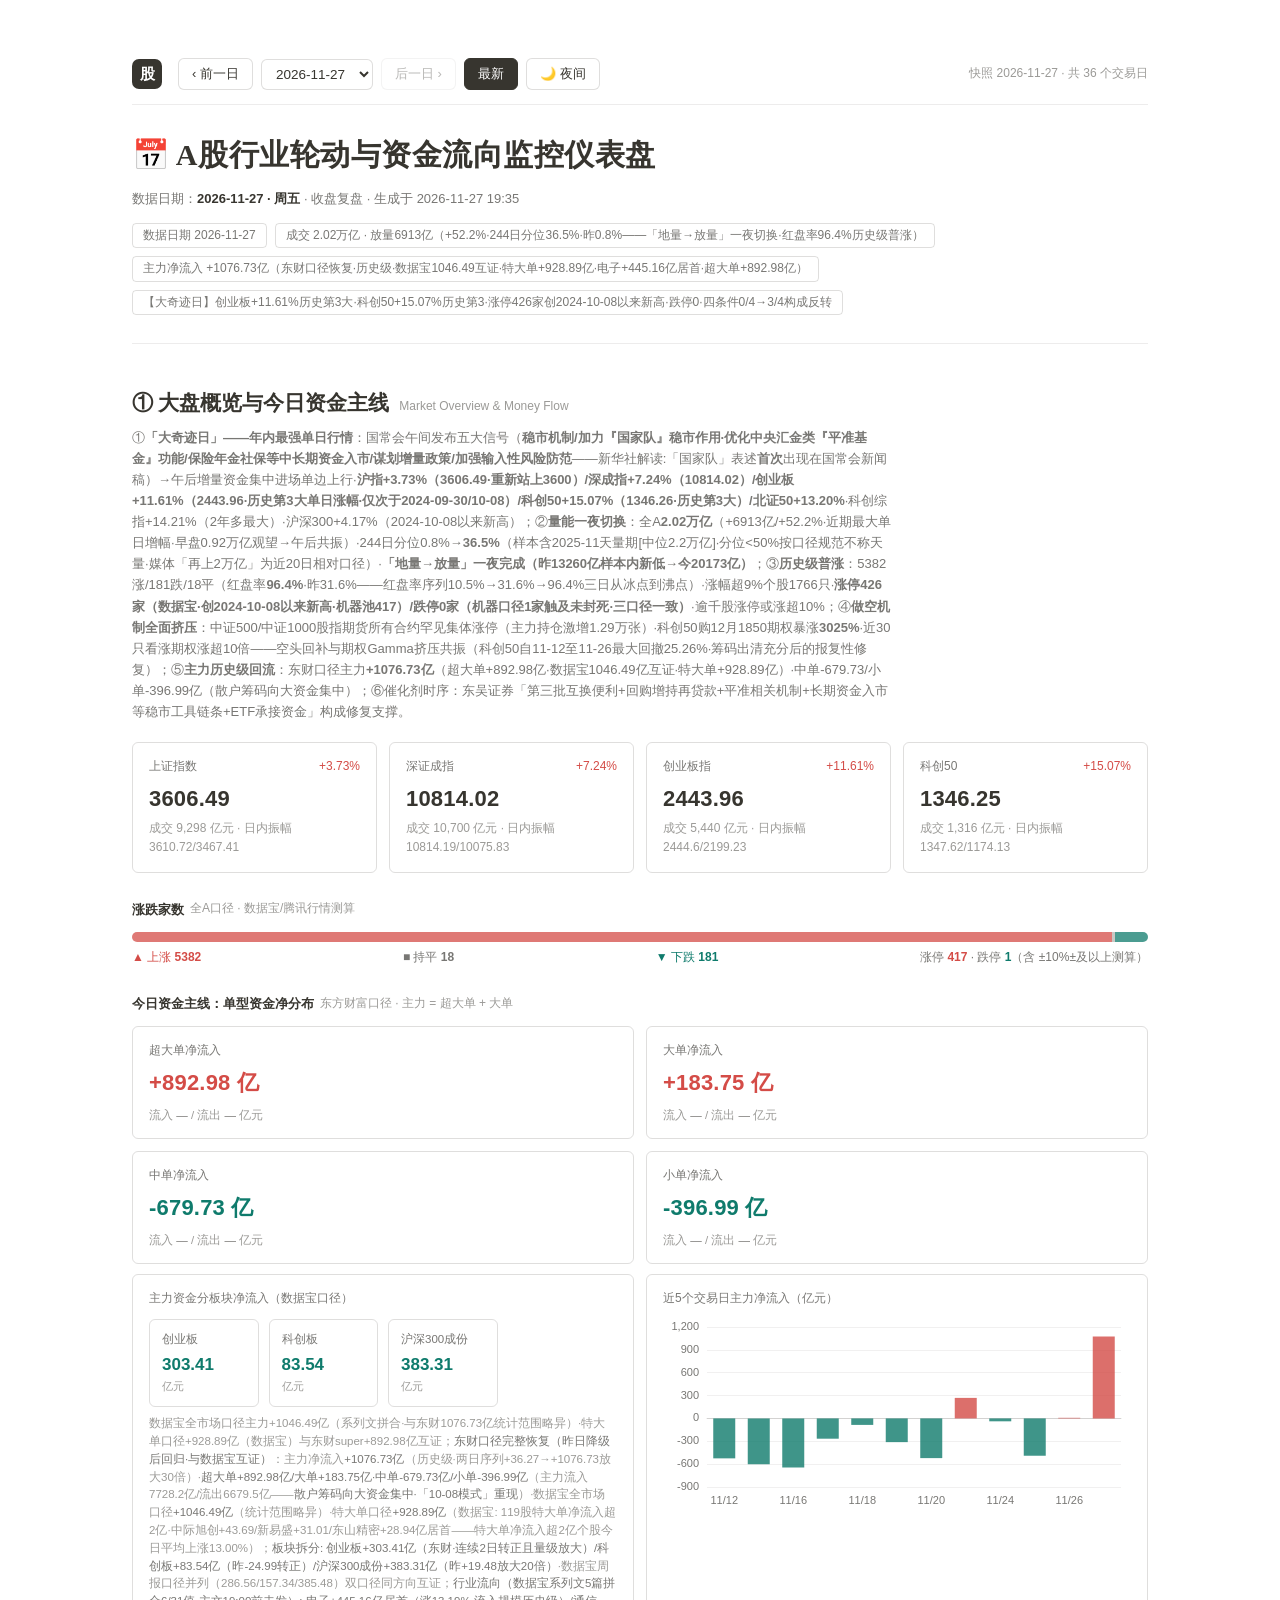
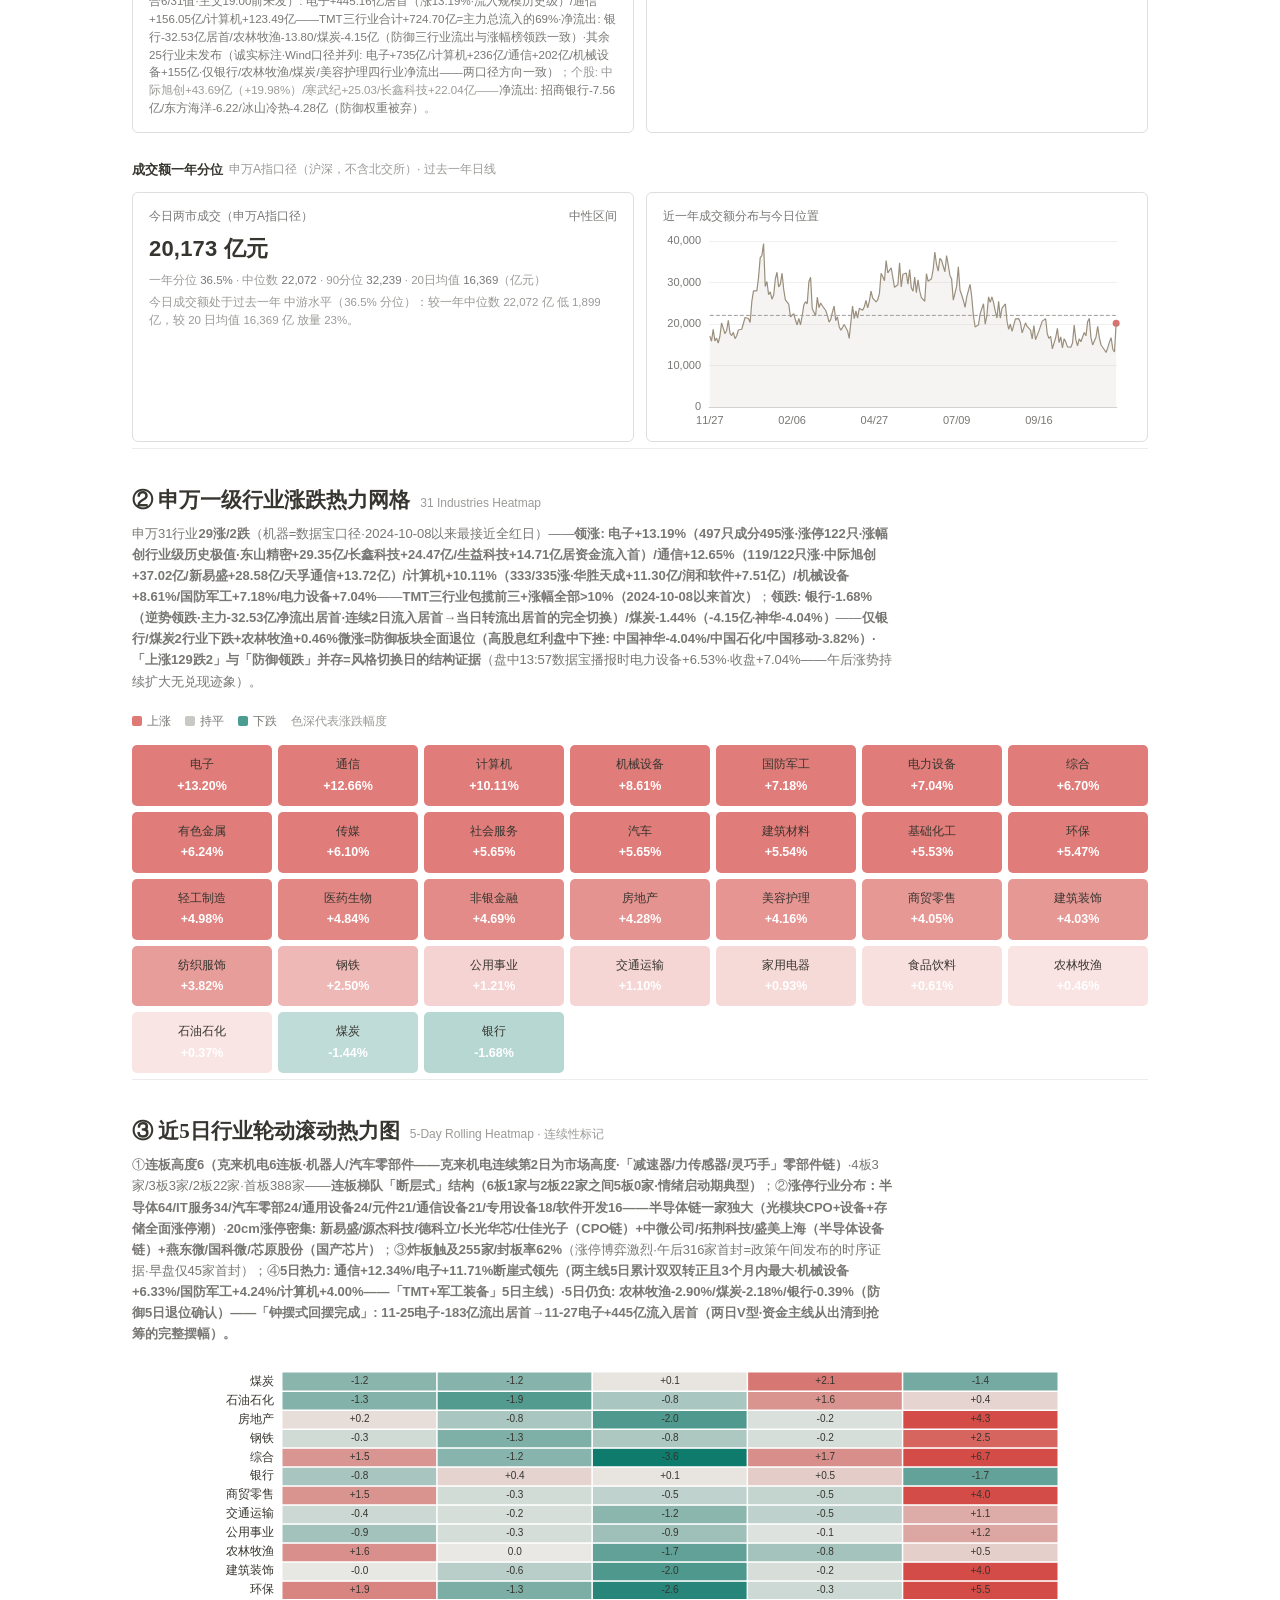
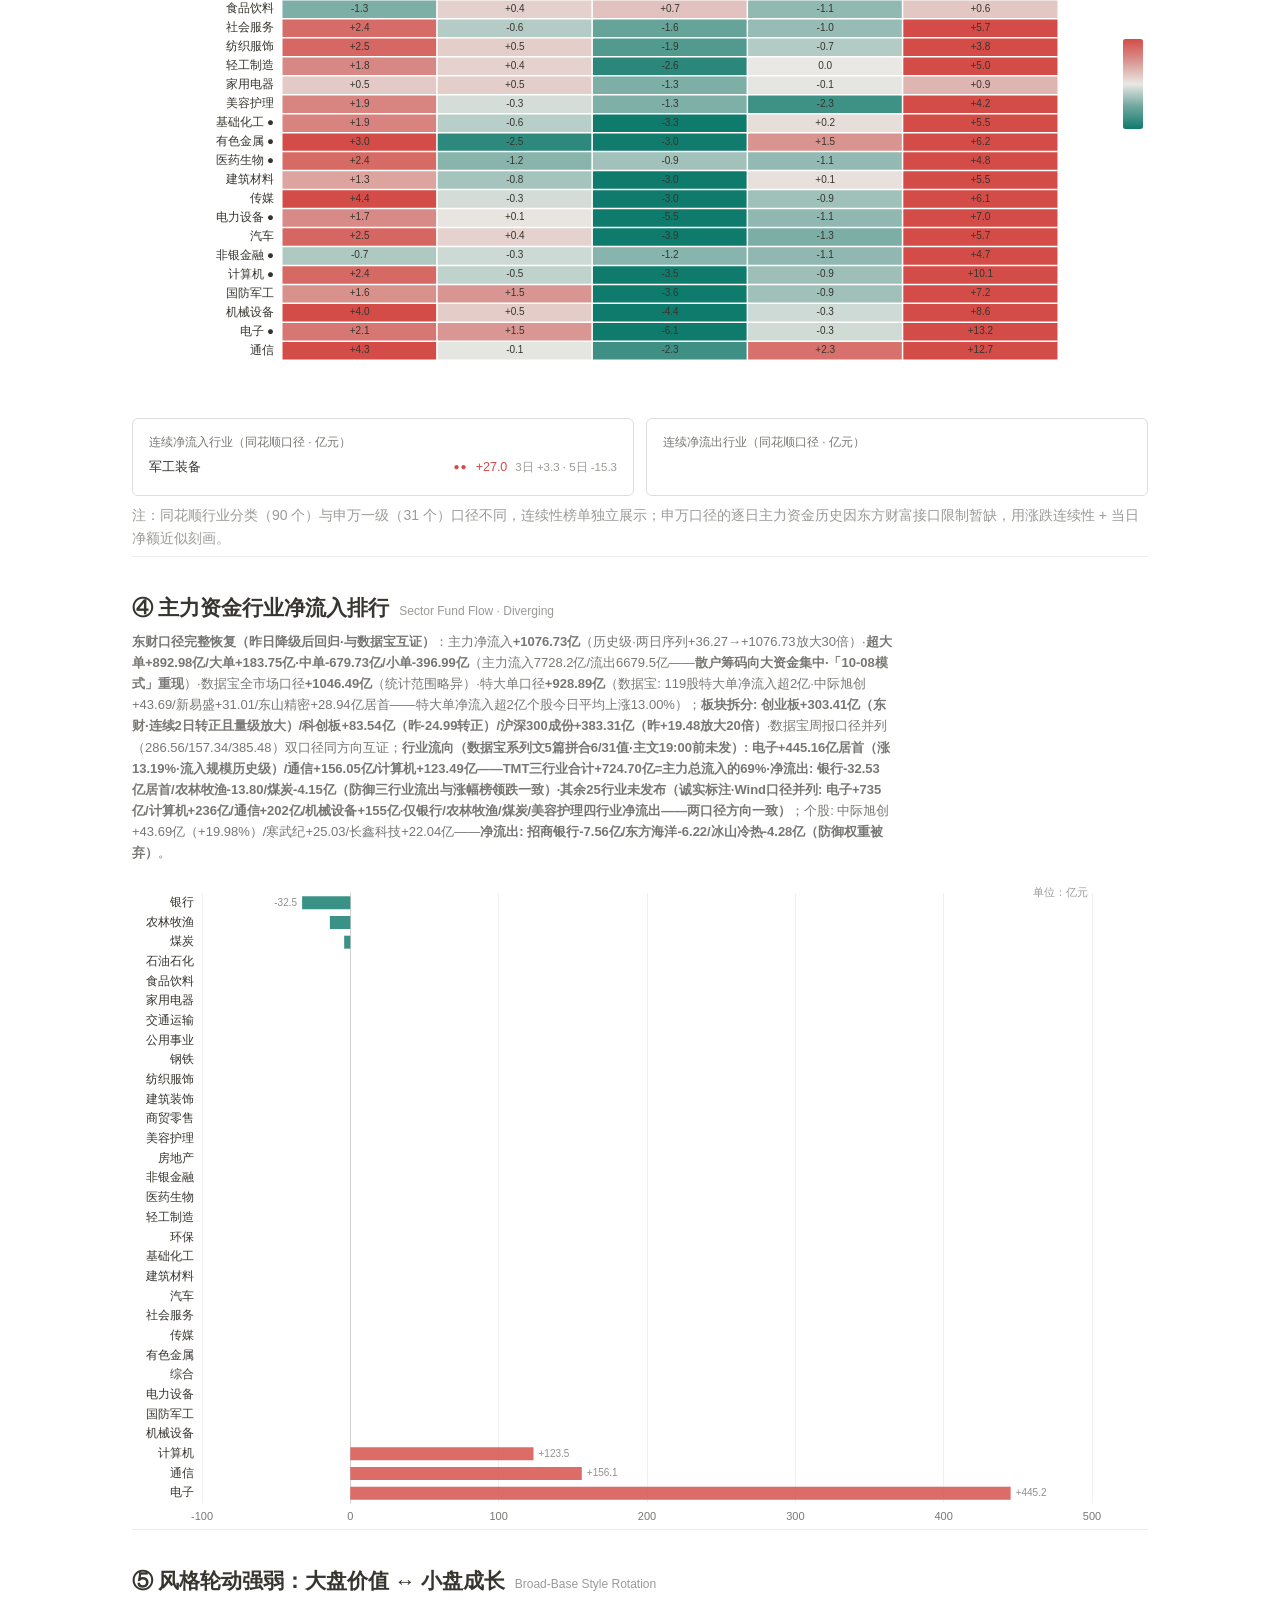
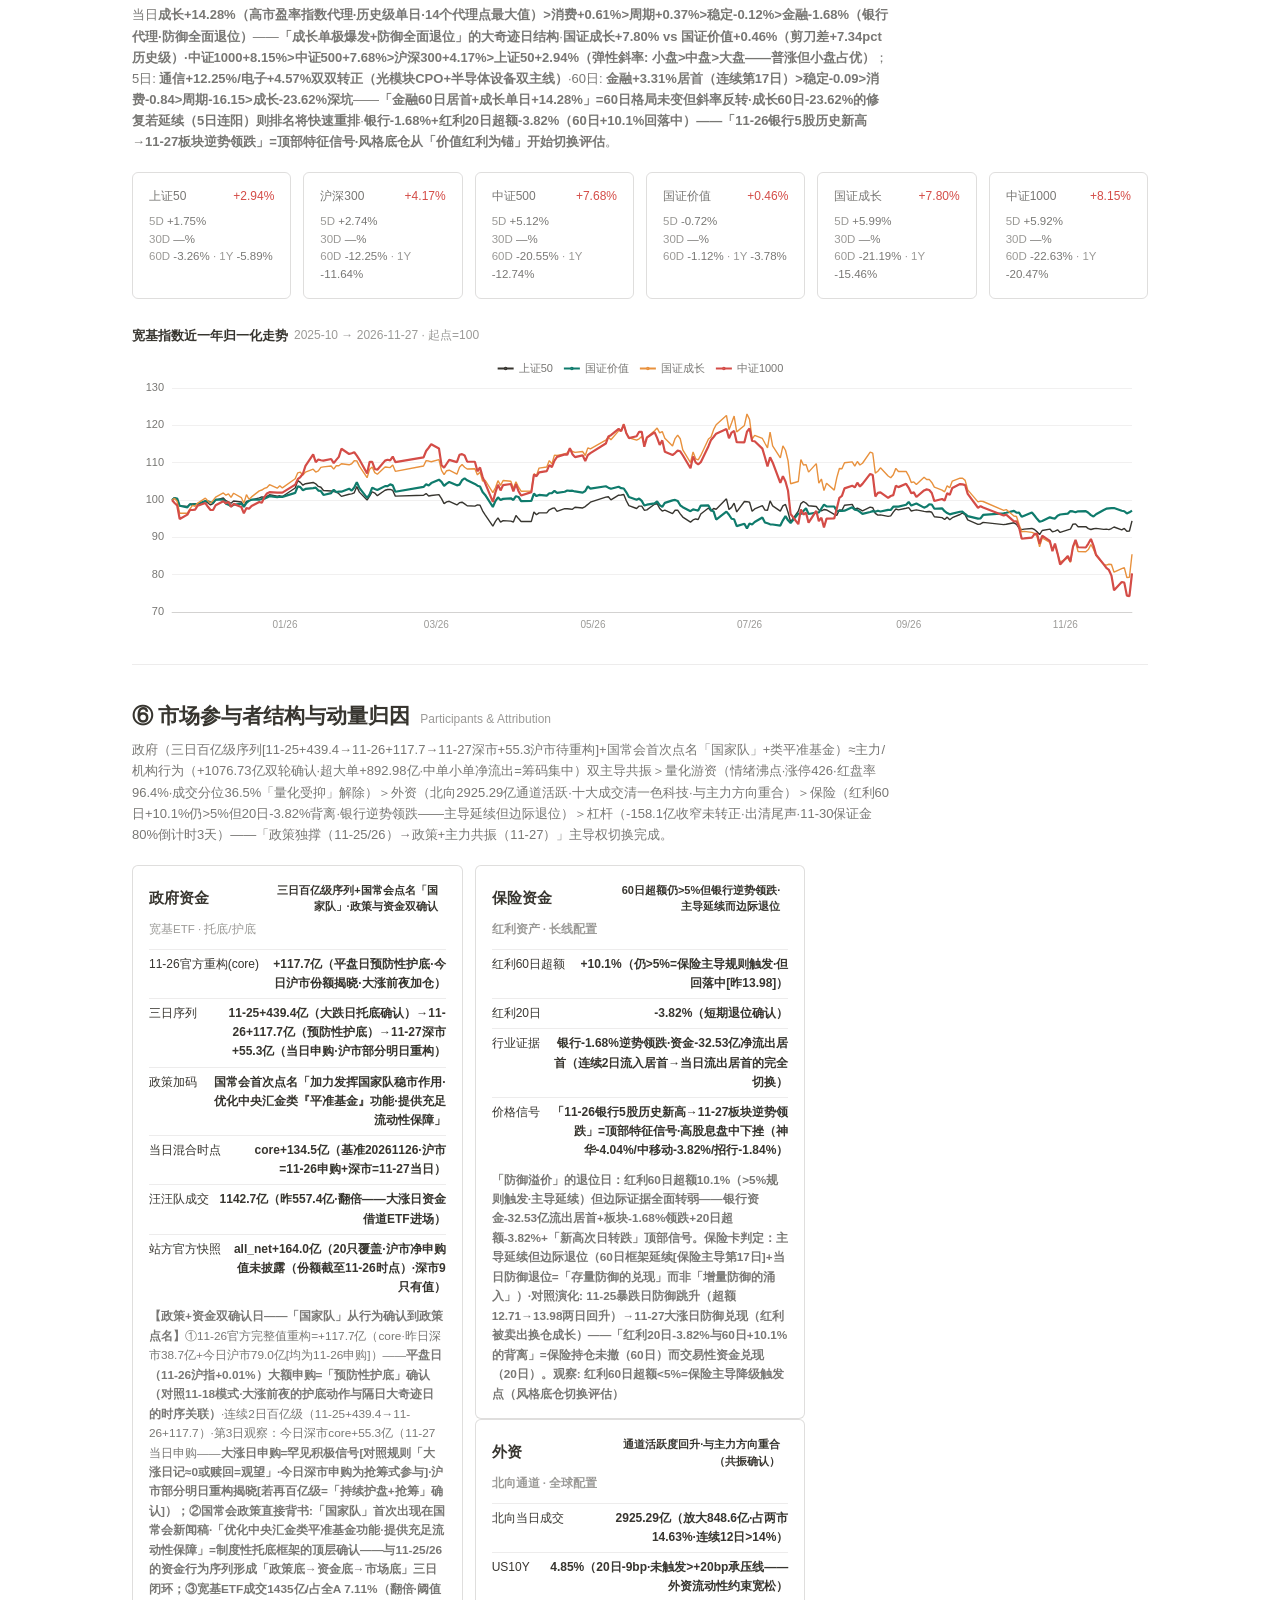
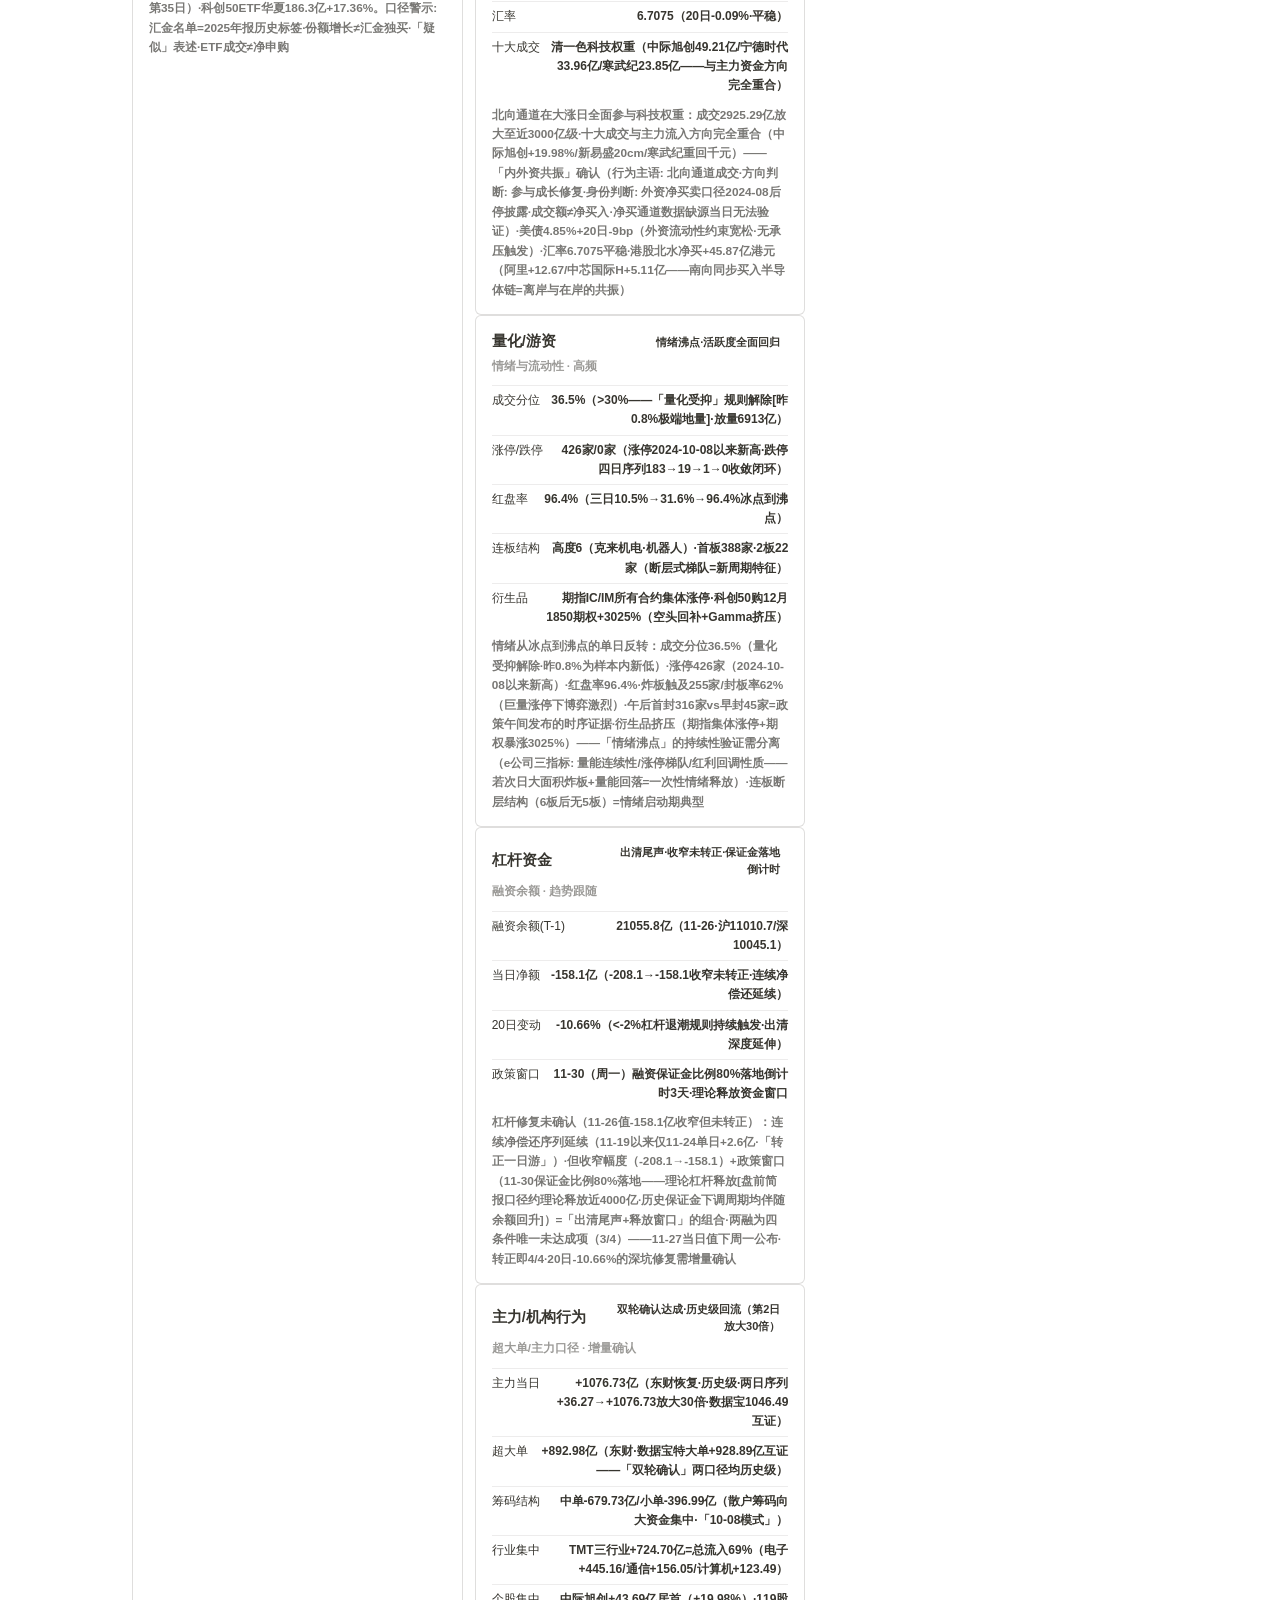
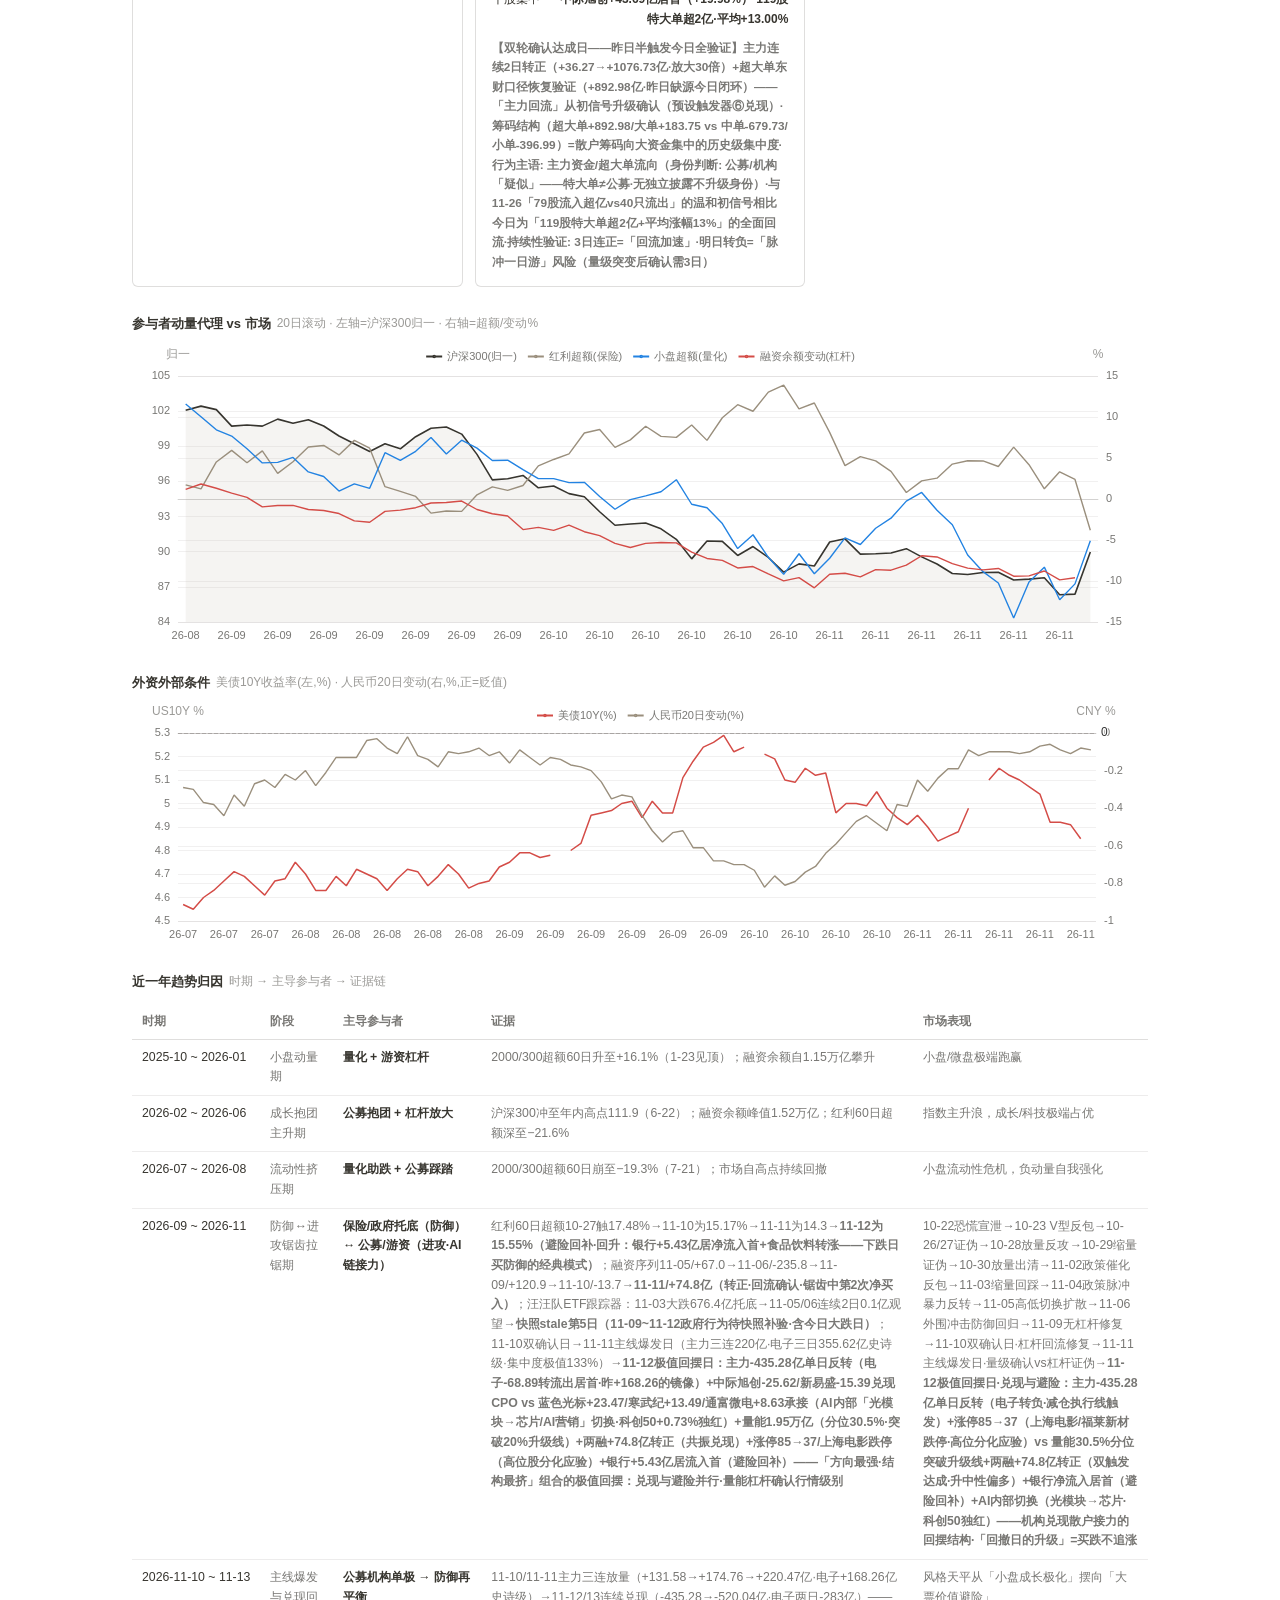
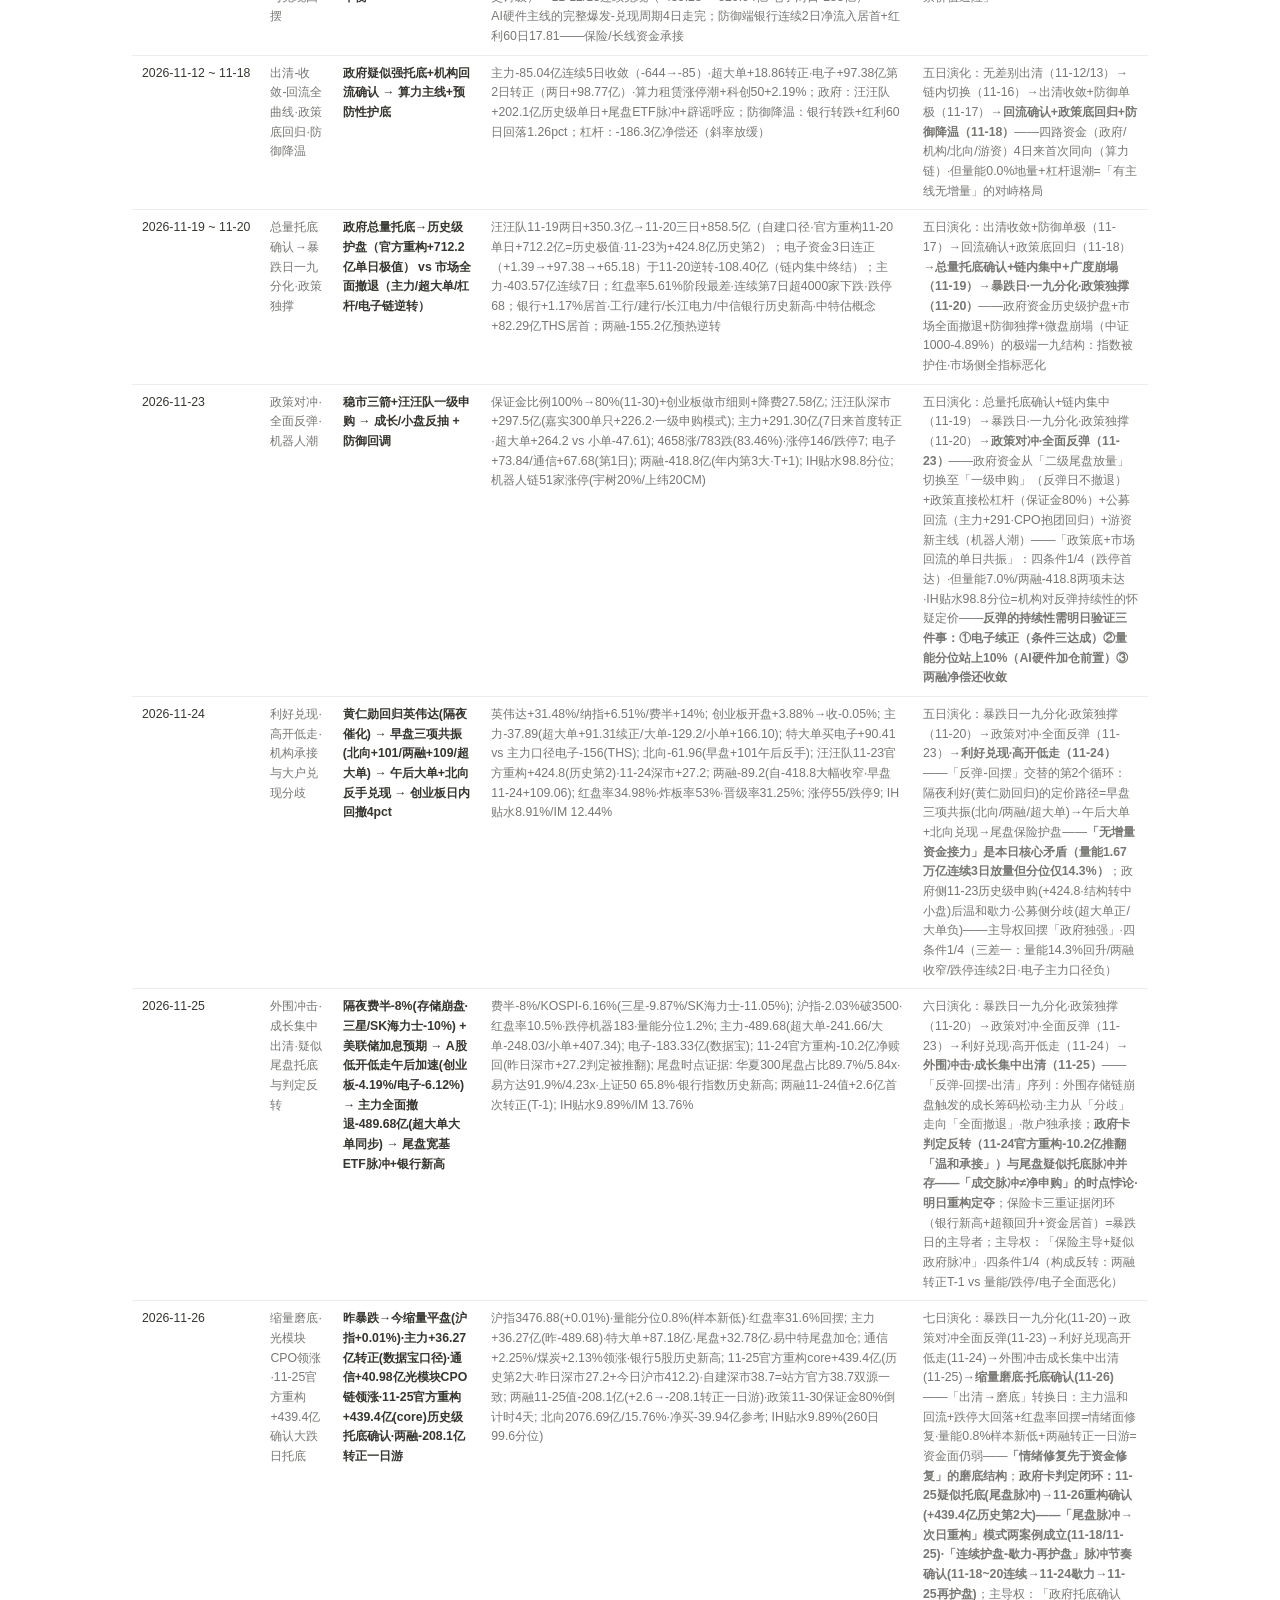
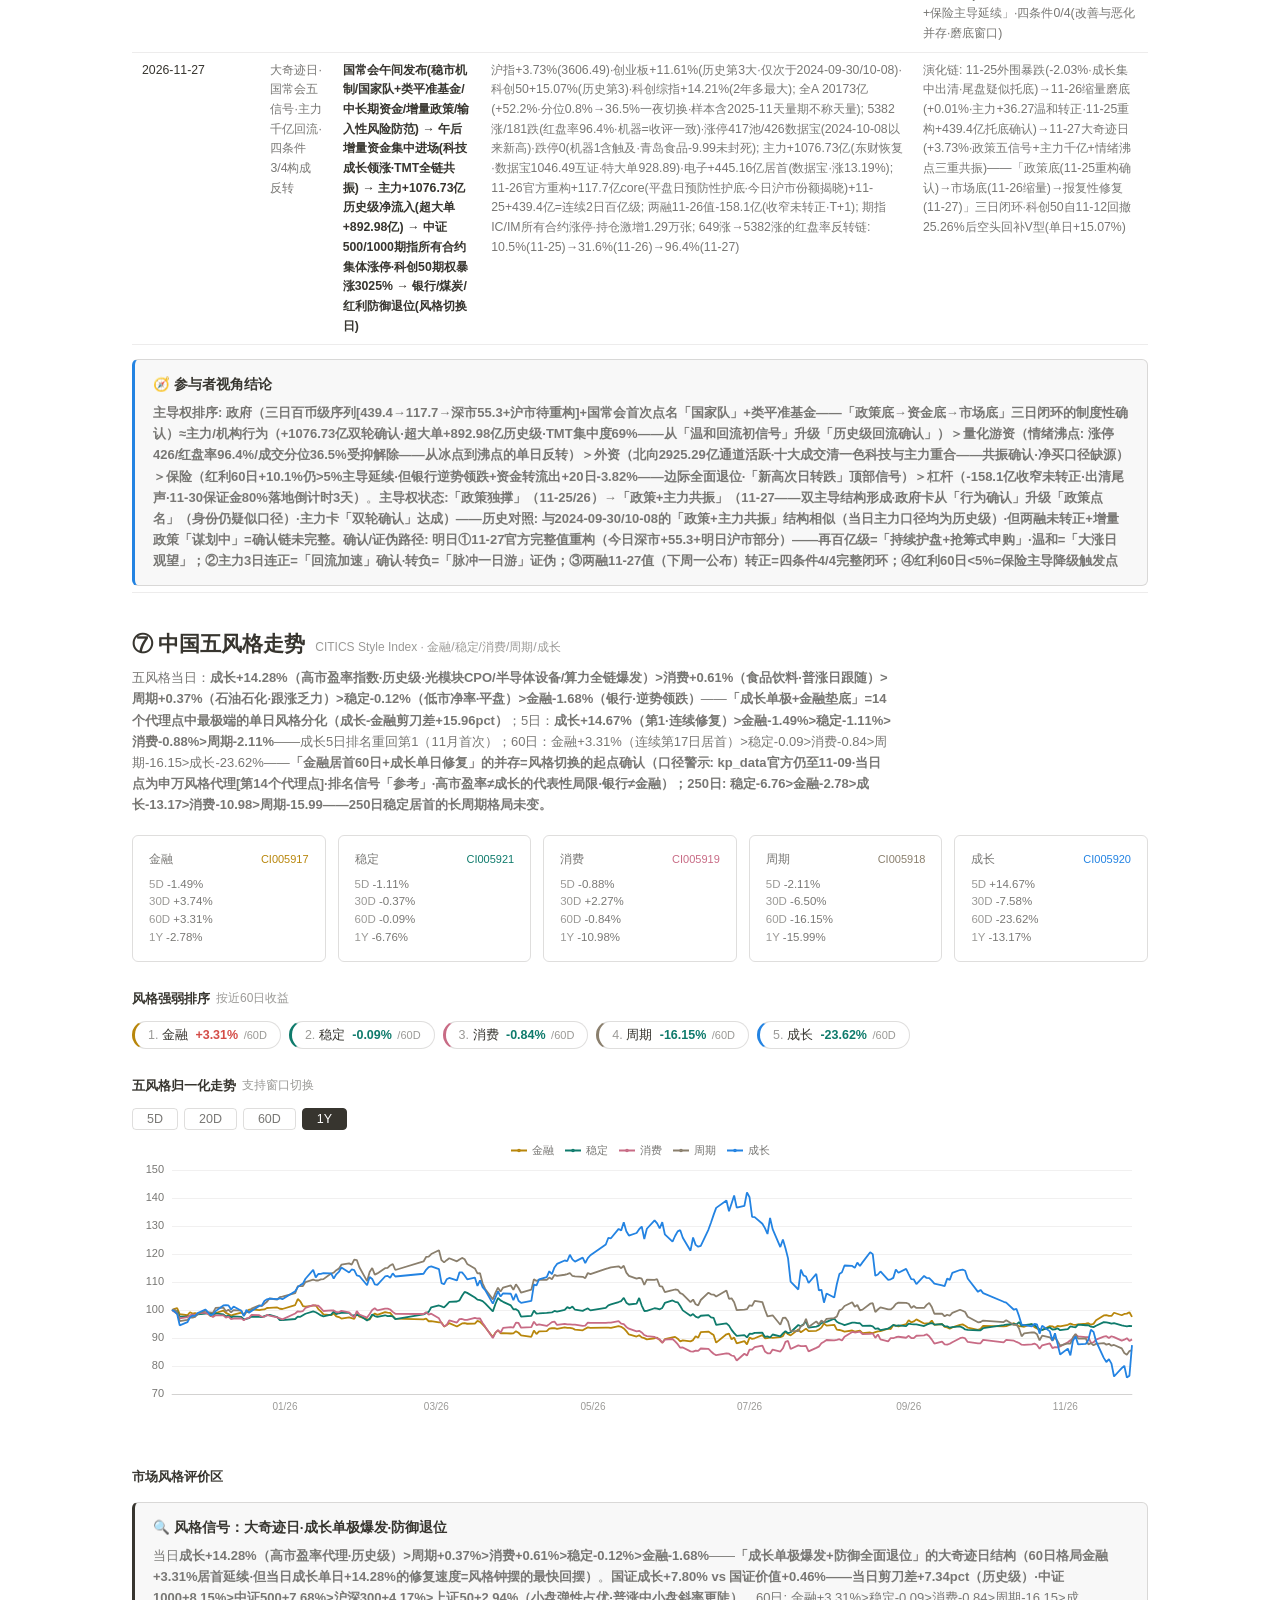
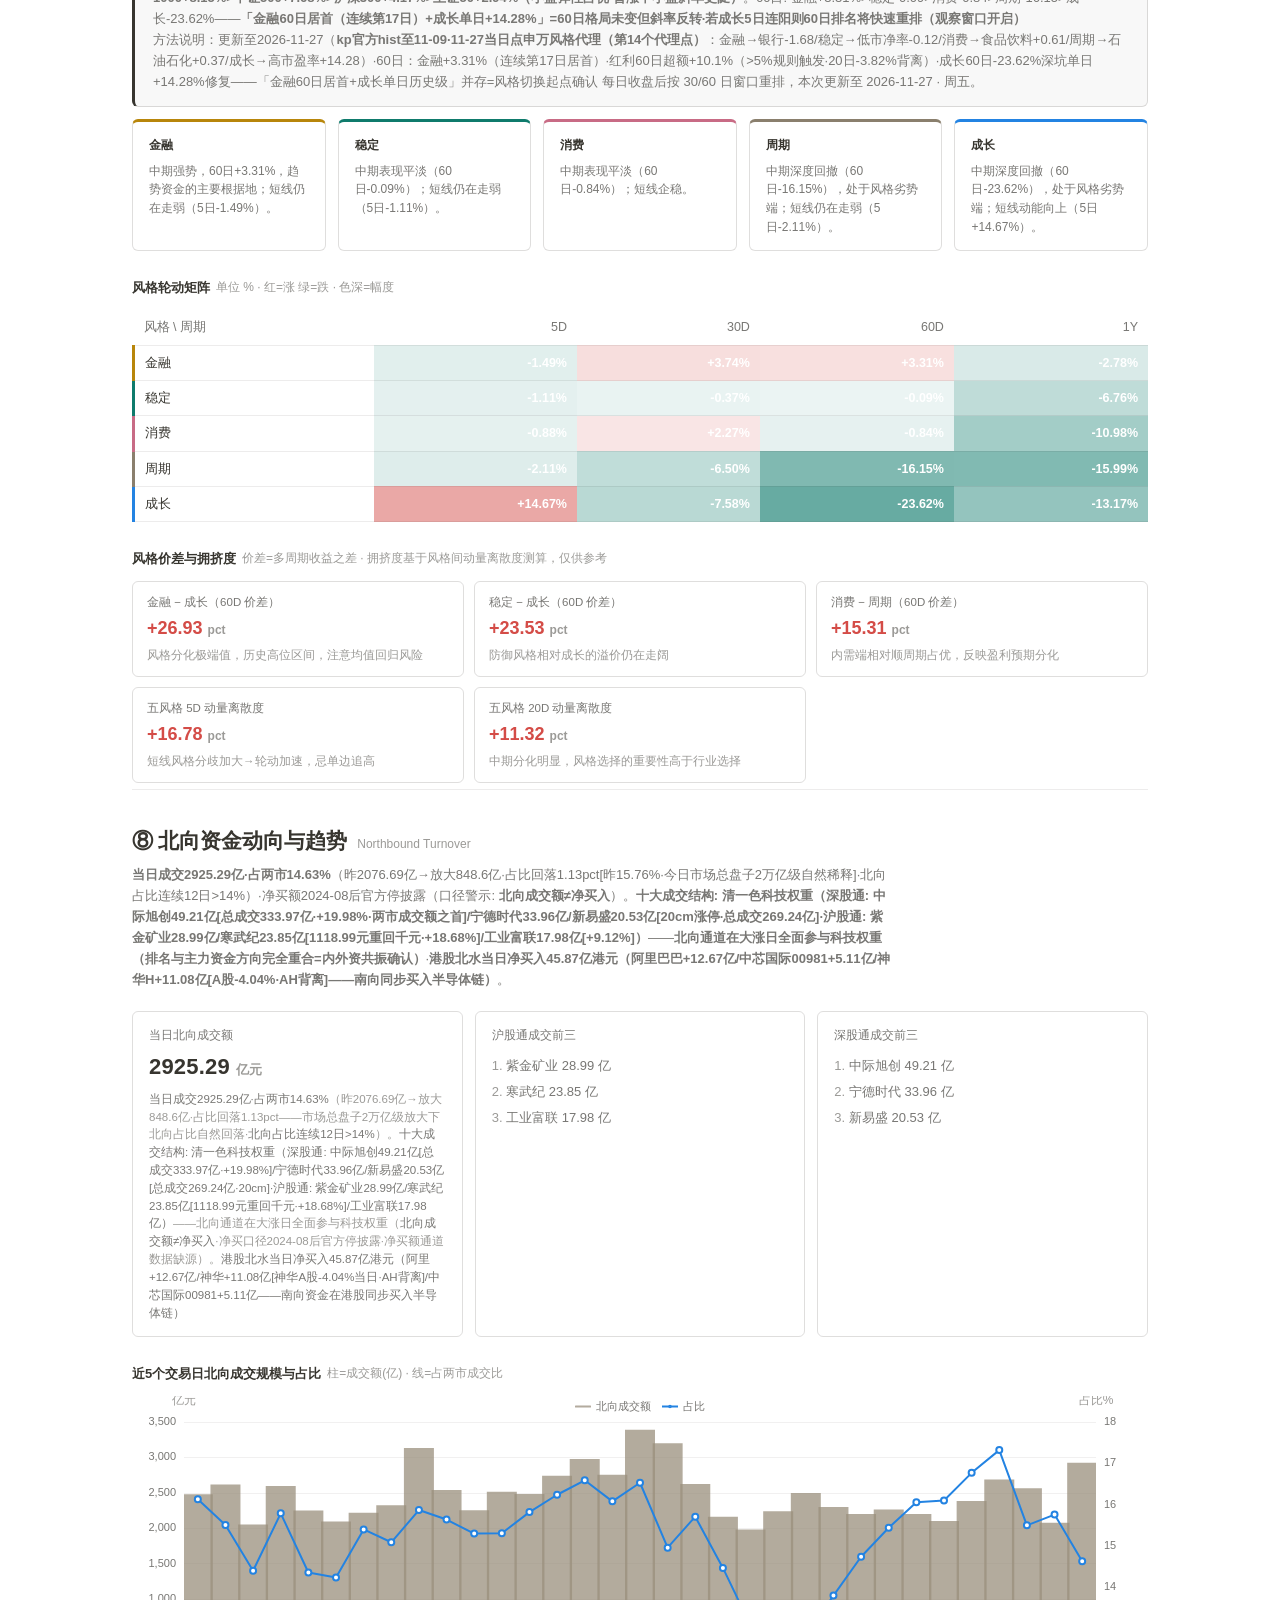
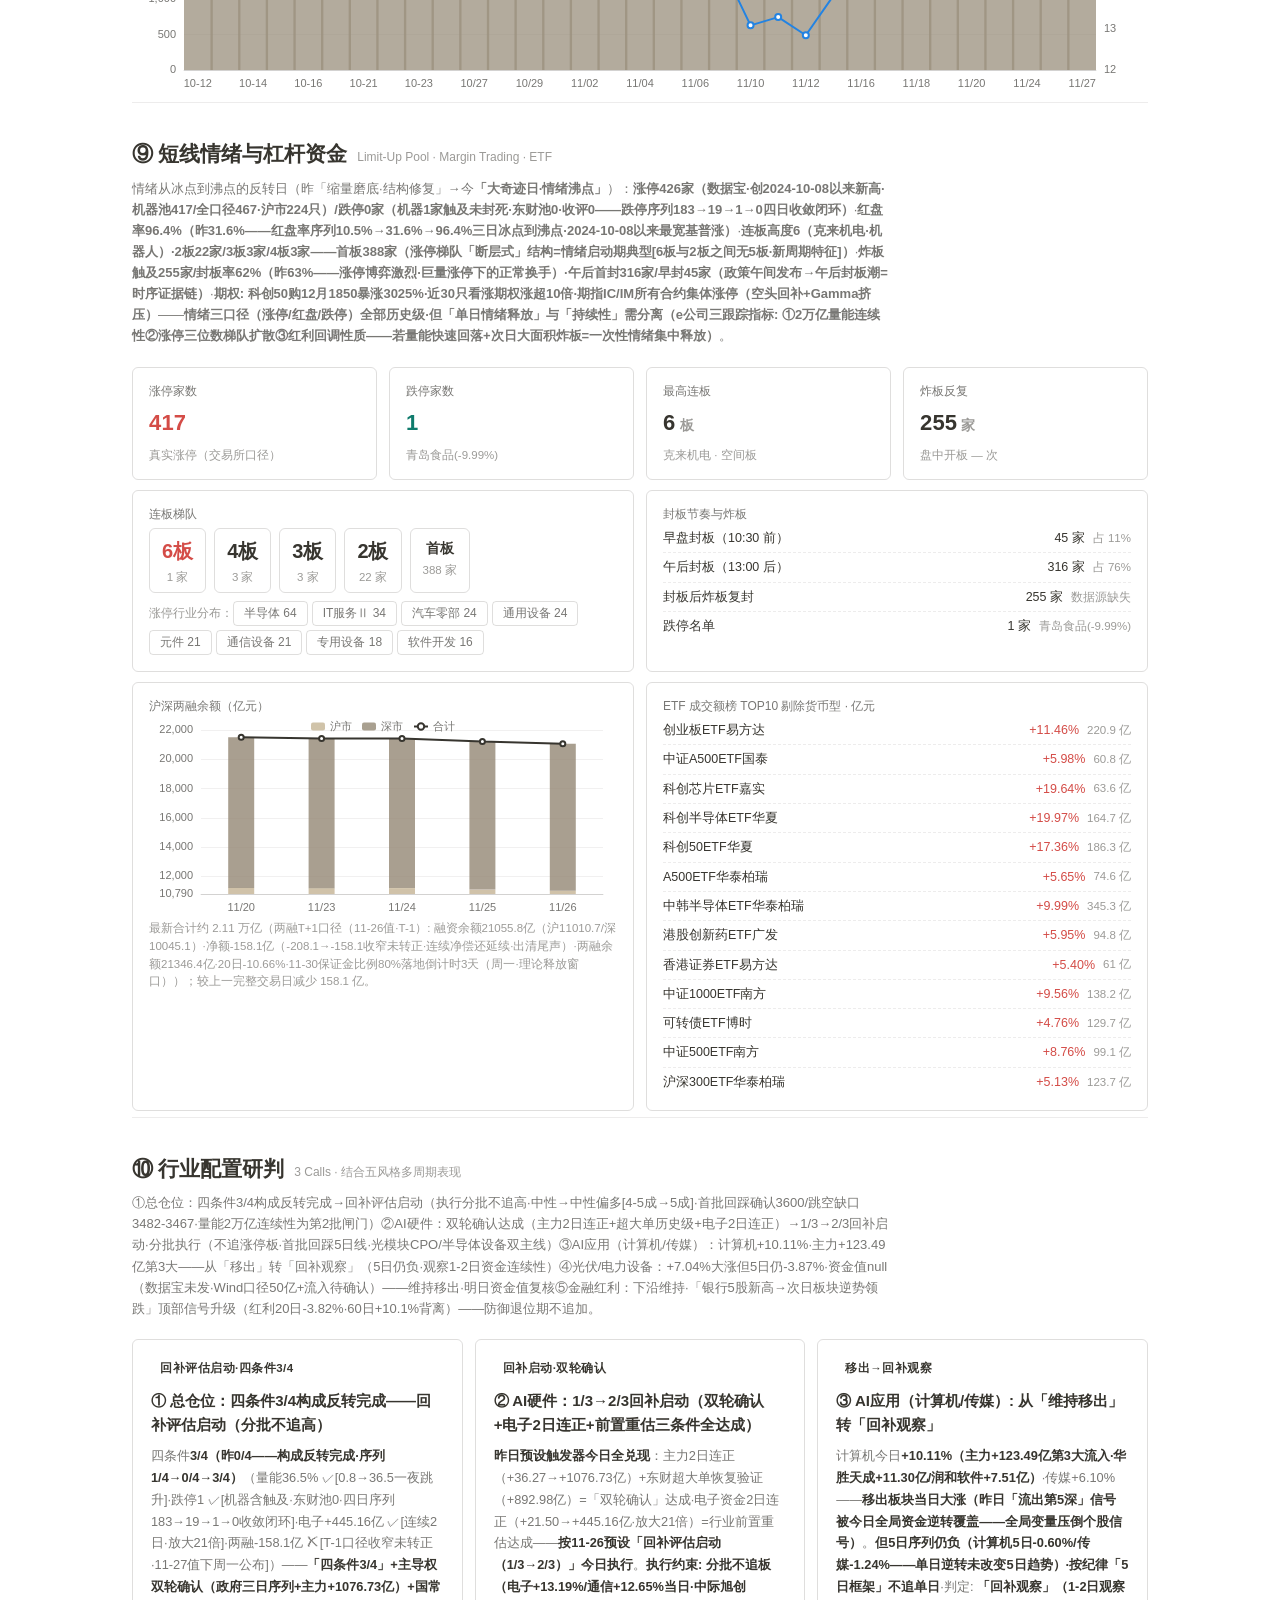
<file: a-share/index.html>
<!DOCTYPE html>
<html lang="zh-CN">
<head>
<meta charset="utf-8">
<meta name="viewport" content="width=device-width, initial-scale=1">
<script>
  (function () {
    var theme = null;
    try {
      if (window.parent !== window && window.parent.document)
        theme = window.parent.document.documentElement.getAttribute('data-theme');
    } catch (e) { /* 跨域时忽略 */ }
    if (theme !== 'dark' && theme !== 'light') {
      try { theme = localStorage.getItem('ashare.theme'); } catch (e) {}
    }
    if (theme !== 'dark' && theme !== 'light')
      theme = (window.matchMedia && window.matchMedia('(prefers-color-scheme: dark)').matches) ? 'dark' : 'light';
    document.documentElement.setAttribute('data-theme', theme);
  })();
</script>
<title>A股行业轮动与资金流向监控仪表盘</title>
<!-- 字体走系统栈(同主站 styles-v2.css 口径),不请求外网字体,国内首屏无阻塞;
     echarts 本地托管(2026-10-14),不再依赖 jsdelivr CDN;
     defer: 1MB echarts 不再阻塞文档解析(2026-10-15, 修 iframe 内"子站加载中"卡死) -->
<script defer src="./assets/echarts.min.js"></script>
<style>
:root{
  --ink:#37352f; --ink2:#787774; --ink3:#9b9a97;
  --line:rgba(55,53,47,0.09); --line2:rgba(55,53,47,0.16);
  --up:#d44c47; --down:#0f7b6c; --accent:#2383e2;
  --upbg:rgba(212,76,71,0.08); --downbg:rgba(15,123,108,0.08);
  --paper:#ffffff; --flat:#c9c8c4; --hover:rgba(55,53,47,0.4); --gold2:#8a6d3b;
  --tipbg:#37352f; --tiptext:#fff; --softbg:rgba(55,53,47,0.03);
}
html[data-theme="dark"]{
  --ink:#e8e5da; --ink2:#b0ada3; --ink3:#8a877d;
  --line:rgba(232,229,218,.10); --line2:rgba(232,229,218,.18);
  --up:#e2726b; --down:#3fa795; --accent:#6cb2f5;
  --upbg:rgba(226,114,107,.12); --downbg:rgba(63,167,149,.12);
  --paper:#141412; --flat:#4a4a46; --hover:rgba(232,229,218,.45); --gold2:#c9a86a;
  --tipbg:#23231f; --tiptext:#f0ede4; --softbg:rgba(232,229,218,.04);
}
*{box-sizing:border-box;margin:0;padding:0}
body{background:var(--paper);color:var(--ink);
  font-family:'Noto Sans SC','PingFang SC','Microsoft YaHei',-apple-system,sans-serif;
  font-size:14px;line-height:1.625;-webkit-font-smoothing:antialiased}
.wrap{max-width:1080px;margin:0 auto;padding:48px 32px 80px}
.serif{font-family:'Noto Serif SC','Songti SC','SimSun',Georgia,serif}
.num{font-variant-numeric:tabular-nums}
a{color:var(--accent);text-decoration:none}
.up{color:var(--up)} .down{color:var(--down)} .flat{color:var(--ink2)}

/* header */
.masthead{border-bottom:1px solid var(--line);padding-bottom:28px;margin-bottom:8px}
.masthead h1{font-family:'Noto Serif SC','Songti SC','SimSun',serif;font-size:30px;font-weight:700;letter-spacing:.5px}
.masthead .sub{color:var(--ink2);font-size:13px;margin-top:8px}
.masthead .sub b{color:var(--ink);font-weight:600}
.meta-chips{display:flex;gap:8px;margin-top:14px;flex-wrap:wrap}
.chip{font-size:12px;color:var(--ink2);border:1px solid var(--line2);border-radius:4px;padding:2px 10px}
.mini-table{font-size:12.5px;width:100%}
.mini-table .row{display:flex;align-items:center;gap:8px;padding:4px 0;border-bottom:1px dashed var(--line)}
.mini-table .row:last-child{border-bottom:none}
.mini-table .nm{flex:1;min-width:0;overflow:hidden;text-overflow:ellipsis;white-space:nowrap;color:var(--ink)}
.mini-table .val{font-variant-numeric:tabular-nums;font-weight:500}
.mini-table .sub{color:var(--ink3);font-size:11.5px;font-variant-numeric:tabular-nums}
.lb-box{display:flex;flex-wrap:wrap;gap:8px;padding-top:4px}
.lb-item{border:1px solid var(--line2);border-radius:6px;padding:6px 12px;text-align:center}
.lb-item .n{font-size:20px;font-weight:600;font-variant-numeric:tabular-nums}
.lb-item .t{font-size:11.5px;color:var(--ink3)}
.dots{font-size:10px;letter-spacing:1px}
.dots.up{color:var(--up)}.dots.down{color:var(--down)}

/* section */
section{padding:34px 0 6px;border-bottom:1px solid var(--line)}
section:last-of-type{border-bottom:none}
.sec-head{display:flex;align-items:baseline;gap:10px;margin-bottom:6px}
.sec-head h2{font-family:'Noto Serif SC','Songti SC','SimSun',serif;font-size:21px;font-weight:600}
.sec-head .tag{font-size:12px;color:var(--ink3)}
.sec-desc{color:var(--ink2);font-size:13px;margin-bottom:20px;max-width:760px}
h3.blk{font-size:13px;font-weight:600;color:var(--ink);margin:26px 0 12px;display:flex;gap:6px;align-items:center}
h3.blk .hint{font-weight:400;color:var(--ink3);font-size:12px}

/* cards */
.cards{display:grid;gap:12px}
.cards.c4{grid-template-columns:repeat(4,1fr)}
.cards.c3{grid-template-columns:repeat(3,1fr)}
.cards.c5{grid-template-columns:repeat(5,1fr)}
.cards.c6{grid-template-columns:repeat(6,1fr)}
@media(max-width:900px){.cards.c4,.cards.c5,.cards.c6{grid-template-columns:repeat(2,1fr)}.cards.c3{grid-template-columns:1fr}}
.card{border:1px solid var(--line2);border-radius:6px;padding:14px 16px;background:transparent;transition:border-color .15s}
.card:hover{border-color:var(--hover)}
.card .k{font-size:12px;color:var(--ink2);display:flex;justify-content:space-between;align-items:center}
.card .v{font-size:22px;font-weight:600;margin-top:4px;letter-spacing:.2px}
.card .s{font-size:12px;color:var(--ink3);margin-top:2px}
.card .mini{font-size:11.5px;color:var(--ink3);margin-top:6px;line-height:1.55}
.card .mini b{color:var(--ink2);font-weight:500}

/* 涨跌家数条 */
.breadth{margin-top:14px}
.breadth-bar{display:flex;height:10px;border-radius:5px;overflow:hidden;margin:8px 0 6px}
.breadth-bar .seg-up{background:var(--up);opacity:.75}
.breadth-bar .seg-flat{background:var(--flat)}
.breadth-bar .seg-down{background:var(--down);opacity:.75}
.breadth-cap{display:flex;justify-content:space-between;font-size:12px;color:var(--ink2)}

/* 资金主线 */
.flow-grid{display:grid;grid-template-columns:1fr 1fr;gap:12px}
@media(max-width:900px){.flow-grid{grid-template-columns:1fr}}
.order-cards{display:grid;grid-template-columns:repeat(4,1fr);gap:10px;margin-top:10px}
.order-card{border:1px solid var(--line2);border-radius:6px;padding:10px 12px}
.order-card .ok{font-size:11.5px;color:var(--ink2)}
.order-card .ov{font-size:17px;font-weight:600;margin-top:2px}
.order-card .os{font-size:11px;color:var(--ink3)}
.chart{width:100%;height:230px}
.chart.tall{height:640px}
.chart.mid{height:300px}
.chart.small{height:200px}

/* 行业热力网格 */
.heat-grid{display:grid;grid-template-columns:repeat(7,1fr);gap:6px}
@media(max-width:900px){.heat-grid{grid-template-columns:repeat(4,1fr)}}
.cell{border-radius:5px;padding:9px 6px;text-align:center;cursor:default;border:1px solid transparent;transition:transform .1s,border-color .1s}
.cell:hover{transform:translateY(-1px);border-color:var(--hover)}
.cell .cn{font-size:12px;font-weight:500;display:block;white-space:nowrap}
.cell .cp{font-size:12.5px;font-weight:600;display:block;margin-top:1px}
#heat-tip{position:fixed;z-index:99;background:var(--tipbg);color:var(--tiptext);border-radius:5px;padding:8px 12px;font-size:12px;line-height:1.6;pointer-events:none;display:none;box-shadow:0 4px 14px rgba(0,0,0,.25);max-width:240px}
.legend{display:flex;gap:14px;align-items:center;font-size:12px;color:var(--ink2);margin:10px 0 14px;flex-wrap:wrap}
.legend .sw{display:inline-block;width:10px;height:10px;border-radius:2px;margin-right:5px;vertical-align:-1px}

/* 五风格 */
.style-rank{display:flex;gap:8px;flex-wrap:wrap;margin:12px 0 4px}
.rank-pill{border:1px solid var(--line2);border-radius:14px;padding:3px 13px;font-size:12.5px}
.window-tabs{display:flex;gap:6px;margin:6px 0 10px}
.wtab{border:1px solid var(--line2);background:transparent;border-radius:4px;padding:3px 14px;font-size:12.5px;color:var(--ink2);cursor:pointer;font-family:inherit}
.wtab.on{background:var(--ink);color:#fff;border-color:var(--ink)}
.sig-box{border:1px solid var(--line2);border-left:3px solid var(--ink);border-radius:6px;padding:14px 18px;margin-top:14px;background:var(--softbg)}
.sig-box .sb-t{font-weight:600;font-size:13.5px}
.sig-box .sb-b{color:var(--ink2);font-size:13px;margin-top:6px}
.matrix{width:100%;border-collapse:collapse;margin-top:8px;font-size:12.5px}
.matrix th{font-weight:500;color:var(--ink2);text-align:right;padding:7px 10px;border-bottom:1px solid var(--line)}
.matrix th:first-child{text-align:left}
.matrix td{padding:7px 10px;text-align:right;border-bottom:1px solid var(--line);font-variant-numeric:tabular-nums}
.matrix td:first-child{text-align:left;font-weight:500}
.matrix tr:hover td{background:var(--softbg)}
.spread-grid{display:grid;grid-template-columns:repeat(3,1fr);gap:10px;margin-top:10px}
@media(max-width:900px){.spread-grid{grid-template-columns:1fr}}
.spread-card{border:1px solid var(--line2);border-radius:6px;padding:11px 14px}
.spread-card .sk{font-size:11.5px;color:var(--ink2)}
.spread-card .sv{font-size:18px;font-weight:600;margin-top:2px}
.spread-card .ss{font-size:11.5px;color:var(--ink3);margin-top:3px}

/* 北向 */
.nb-top{display:flex;gap:10px;flex-wrap:wrap;margin-top:8px}
.nb-pill{border:1px solid var(--line2);border-radius:6px;padding:8px 14px;font-size:12.5px}
.nb-pill b{font-weight:600}

/* 参与者 */
.p-grid{display:grid;grid-template-columns:repeat(3,1fr);gap:12px}
@media(max-width:900px){.p-grid{grid-template-columns:1fr}}
.p-card{border:1px solid var(--line2);border-radius:6px;padding:14px 16px;background:var(--paper)}
.p-head{display:flex;justify-content:space-between;align-items:center;gap:8px}
.p-head b{font-size:14.5px;flex:none;white-space:nowrap}
.p-state{font-size:11px;font-weight:600;border-radius:3px;padding:2px 8px;white-space:normal;text-align:right;max-width:62%;line-height:1.5;flex:1;min-width:0}
.p-state.over{background:var(--upbg);color:var(--up);border:1px solid rgba(212,76,71,.35)}
.p-state.down{background:var(--downbg);color:var(--down);border:1px solid rgba(15,123,108,.35)}
.p-state.watch{background:rgba(35,131,226,.08);color:var(--accent);border:1px solid rgba(35,131,226,.35)}
.p-state.flat{background:var(--softbg);color:var(--ink2);border:1px solid var(--line2)}
.p-state.mix{background:rgba(154,143,125,.14);color:var(--gold2,#8a6d3b);border:1px solid rgba(154,143,125,.4)}
.p-role{font-size:11.5px;color:var(--ink3);margin-top:3px}
.p-metrics{margin-top:10px;display:grid;gap:5px}
.p-metrics>div{display:flex;justify-content:space-between;gap:10px;font-size:12px;color:var(--ink2);border-top:1px solid var(--line);padding-top:5px}
.p-metrics>div>span{flex:none;white-space:nowrap;font-weight:500;color:var(--ink)}
.p-metrics b{color:var(--ink);font-variant-numeric:tabular-nums;text-align:right;flex:1;min-width:0;line-height:1.6}
.p-note{font-size:11.8px;color:var(--ink2);line-height:1.65;margin-top:10px}
.attr-table{width:100%;border-collapse:collapse;font-size:12.3px}
.attr-table th{text-align:left;font-weight:600;color:var(--ink2);padding:7px 10px;border-bottom:1.5px solid var(--line2);white-space:nowrap}
.attr-table td{padding:8px 10px;border-bottom:1px solid var(--line);color:var(--ink2);vertical-align:top;line-height:1.6}
.attr-table td:first-child{white-space:nowrap;color:var(--ink)}
.attr-table .aw{font-weight:600;color:var(--ink)}

/* 研判 */
.call-cards{display:grid;grid-template-columns:repeat(3,1fr);gap:12px}
@media(max-width:900px){.call-cards{grid-template-columns:1fr}}
.call-card{border:1px solid var(--line2);border-radius:6px;padding:16px 18px}
.call-card .cc-tag{display:inline-block;font-size:11.5px;font-weight:600;border-radius:3px;padding:2px 9px;margin-bottom:9px;letter-spacing:.5px}
.cc-tag.over{background:var(--upbg);color:var(--up);border:1px solid rgba(212,76,71,.35)}
.cc-tag.watch{background:rgba(35,131,226,0.08);color:var(--accent);border:1px solid rgba(35,131,226,.35)}
.cc-tag.reduce{background:var(--downbg);color:var(--down);border:1px solid rgba(15,123,108,.35)}
.call-card .cc-t{font-size:15px;font-weight:600}
.call-card .cc-b{font-size:12.8px;color:var(--ink2);margin-top:8px;line-height:1.7}
.call-card .cc-b b{color:var(--ink);font-weight:600}
.call-card .cc-e{font-size:11.5px;color:var(--ink3);margin-top:10px;padding-top:9px;border-top:1px dashed var(--line)}

/* footer */
.foot{padding-top:30px;color:var(--ink3);font-size:12px;line-height:1.8}
.foot .disc{margin-top:12px;padding:12px 16px;border:1px solid var(--line);border-radius:6px;color:var(--ink2)}
.src{margin-top:6px}

/* 日期导航条 */
.datebar{display:flex;align-items:center;gap:16px;padding:10px 0 14px;margin-bottom:26px;border-bottom:1px solid var(--line);flex-wrap:wrap}
.db-brand{width:30px;height:30px;display:grid;place-items:center;background:var(--ink);color:#fff;border-radius:7px;font-weight:600;font-size:15px}
.db-nav{display:flex;align-items:center;gap:8px}
.dbtn{border:1px solid var(--line2);background:var(--paper);border-radius:6px;padding:6px 13px;font-size:13px;color:var(--ink);cursor:pointer;font-family:inherit}
.dbtn:hover:not(:disabled){border-color:var(--ink3)}
.dbtn:disabled{opacity:.35;cursor:default}
.dbtn-pri{background:var(--ink);color:#fff;border-color:var(--ink)}
.dsel{border:1px solid var(--line2);border-radius:6px;padding:6px 10px;font-size:13.5px;font-family:inherit;color:var(--ink);background:var(--paper);font-variant-numeric:tabular-nums}
.dbstat{font-size:12px;color:var(--ink3);margin-left:auto}
</style>
</head>
<body>
<div class="wrap">
<div class="datebar">
  <span class="db-brand">股</span>
  <div class="db-nav">
    <button class="dbtn" id="nav-prev">‹ 前一日</button>
    <select id="date-sel" class="dsel"></select>
    <button class="dbtn" id="nav-next">后一日 ›</button>
    <button class="dbtn dbtn-pri" id="nav-latest">最新</button>
    <button class="dbtn" id="themeBtn" title="日间/夜间切换" aria-label="日间/夜间切换">🌙 夜间</button>
  </div>
  <span class="dbstat" id="db-status">加载中…</span>
</div>


<!-- ═══════════ 头部 ═══════════ -->
<div class="masthead">
  <h1>📅 A股行业轮动与资金流向监控仪表盘</h1>
  <div class="sub">数据日期：<b id="mh-date">—</b> · 收盘复盘 · 生成于 <span id="mh-gen">—</span></div>
  <div class="meta-chips" id="mh-chips"></div>
</div>

<!-- ═══════════ ① 大盘概览与今日资金主线 ═══════════ -->
<section>
  <div class="sec-head"><h2>① 大盘概览与今日资金主线</h2><span class="tag">Market Overview &amp; Money Flow</span></div>
  <div class="sec-desc" data-desc="overview">三大指数午后<b>探底回升</b>集体收涨——创业板指盘中一度跌超 3% 后翻红；影视传媒午后爆发、大金融板块强势做多提振人气，热点快速轮动，小盘相对占优。</div>

  <div class="cards c4" id="idx-cards"></div>

  <div class="breadth">
    <h3 class="blk">涨跌家数 <span class="hint">全A口径 · 数据宝/腾讯行情测算</span></h3>
    <div class="breadth-bar">
      <div class="seg-up" id="seg-up"></div><div class="seg-flat" id="seg-flat"></div><div class="seg-down" id="seg-down"></div>
    </div>
    <div class="breadth-cap">
      <span class="up">▲ 上涨 <b id="nb-up"></b></span>
      <span class="flat">■ 持平 <b id="nb-flat"></b></span>
      <span class="down">▼ 下跌 <b id="nb-down"></b></span>
      <span>涨停 <b class="up num" id="nb-lu"></b> · 跌停 <b class="down num" id="nb-ld"></b>（含 ±10%±及以上测算）</span>
    </div>
  </div>

  <h3 class="blk">今日资金主线：单型资金净分布 <span class="hint">东方财富口径 · 主力 = 超大单 + 大单</span></h3>
  <div class="flow-grid">
    <div class="card">
      <div class="k"><span>超大单净流入</span><span id="ff-super-pct"></span></div>
      <div class="v num" id="ff-super"></div>
      <div class="mini">流入 <b id="ff-super-in"></b> / 流出 <b id="ff-super-out"></b> 亿元</div>
    </div>
    <div class="card">
      <div class="k"><span>大单净流入</span><span id="ff-big-pct"></span></div>
      <div class="v num" id="ff-big"></div>
      <div class="mini">流入 <b id="ff-big-in"></b> / 流出 <b id="ff-big-out"></b> 亿元</div>
    </div>
    <div class="card">
      <div class="k"><span>中单净流入</span><span></span></div>
      <div class="v num" id="ff-mid"></div>
      <div class="mini">流入 <b id="ff-mid-in"></b> / 流出 <b id="ff-mid-out"></b> 亿元</div>
    </div>
    <div class="card">
      <div class="k"><span>小单净流入</span><span></span></div>
      <div class="v num" id="ff-small"></div>
      <div class="mini">流入 <b id="ff-small-in"></b> / 流出 <b id="ff-small-out"></b> 亿元</div>
    </div>
  </div>
  <div class="flow-grid" style="margin-top:10px">
    <div class="card">
      <div class="k"><span>主力资金分板块净流入（数据宝口径）</span></div>
      <div class="order-cards">
        <div class="order-card"><div class="ok">创业板</div><div class="ov down num" id="sp-cy"></div><div class="os">亿元</div></div>
        <div class="order-card"><div class="ok">科创板</div><div class="ov down num" id="sp-kc"></div><div class="os">亿元</div></div>
        <div class="order-card"><div class="ok">沪深300成份</div><div class="ov down num" id="sp-hs"></div><div class="os">亿元</div></div>
      </div>
      <div class="mini" style="margin-top:8px" id="ff-note"></div>
    </div>
    <div class="card">
      <div class="k"><span>近5个交易日主力净流入（亿元）</span></div>
      <div class="chart small" id="ch-main5d"></div>
    </div>
  </div>

  <h3 class="blk">成交额一年分位 <span class="hint">申万A指口径（沪深，不含北交所）· 过去一年日线</span></h3>
  <div class="flow-grid">
    <div class="card">
      <div class="k"><span>今日两市成交（申万A指口径）</span><span id="tp-badge" class="num"></span></div>
      <div class="v num" id="tp-today"></div>
      <div class="mini">一年分位 <b id="tp-pct"></b> · 中位数 <b id="tp-med"></b> · 90分位 <b id="tp-p90"></b> · 20日均值 <b id="tp-ma20"></b>（亿元）</div>
      <div class="mini" style="margin-top:4px" id="tp-note"></div>
    </div>
    <div class="card">
      <div class="k"><span>近一年成交额分布与今日位置</span></div>
      <div class="chart small" id="ch-turnover"></div>
    </div>
  </div>
</section>

<!-- ═══════════ ② 31行业涨跌热力网格 ═══════════ -->
<section>
  <div class="sec-head"><h2>② 申万一级行业涨跌热力网格</h2><span class="tag">31 Industries Heatmap</span></div>
  <div class="sec-desc" data-desc="heat">涨跌幅采用申万官方指数收盘口径；<b>悬停任意行业可查看当日主力资金净流入</b>（证券时报·数据宝口径，亿元）。</div>
  <div class="legend">
    <span><span class="sw" style="background:rgba(212,76,71,.75)"></span>上涨</span>
    <span><span class="sw" style="background:var(--flat)"></span>持平</span>
    <span><span class="sw" style="background:rgba(15,123,108,.75)"></span>下跌</span>
    <span style="color:var(--ink3)">色深代表涨跌幅度</span>
  </div>
  <div class="heat-grid" id="heat-grid"></div>
  <div id="heat-tip"></div>
</section>

<!-- ═══════════ ③ 近5日行业滚动热力图 ═══════════ -->
<section>
  <div class="sec-head"><h2>③ 近5日行业轮动滚动热力图</h2><span class="tag">5-Day Rolling Heatmap · 连续性标记</span></div>
  <div class="sec-desc" data-desc="roll">申万 31 个一级行业近 5 个交易日<b>逐日涨跌</b>（行按 5 日累计涨跌排序，右侧标签含累计值）。行名后圆点数 = <b>连续净流入/流出周期数</b>（同花顺口径：今日 / 3日 / 5日资金净额同向记 3 点，两周期同向记 2 点）。</div>
  <div class="chart tall" id="ch-sw5d"></div>
  <div class="flow-grid" style="margin-top:14px">
    <div class="card">
      <div class="k"><span>连续净流入行业（同花顺口径 · 亿元）</span></div>
      <div id="ths-in" class="mini-table"></div>
    </div>
    <div class="card">
      <div class="k"><span>连续净流出行业（同花顺口径 · 亿元）</span></div>
      <div id="ths-out" class="mini-table"></div>
    </div>
  </div>
  <div class="mini" style="margin-top:8px;color:var(--ink3)">注：同花顺行业分类（90 个）与申万一级（31 个）口径不同，连续性榜单独立展示；申万口径的逐日主力资金历史因东方财富接口限制暂缺，用涨跌连续性 + 当日净额近似刻画。</div>
</section>

<!-- ═══════════ ④ 主力资金行业净流入排行 ═══════════ -->
<section>
  <div class="sec-head"><h2>④ 主力资金行业净流入排行</h2><span class="tag">Sector Fund Flow · Diverging</span></div>
  <div class="sec-desc" data-desc="indflow">全部 31 个申万一级行业按当日主力资金净额双向排列：15 个行业净流入、16 个行业净流出。<b>传媒</b>以 +30.67 亿居首，<b>电子</b>以 −133.40 亿居尾——硬件算力链遭集中减仓、内容应用链获增持的分化极其显著。</div>
  <div class="chart tall" id="ch-indflow"></div>
</section>

<!-- ═══════════ ⑤ 风格轮动强弱 ═══════════ -->
<section>
  <div class="sec-head"><h2>⑤ 风格轮动强弱：大盘价值 ↔ 小盘成长</h2><span class="tag">Broad-Base Style Rotation</span></div>
  <div class="sec-desc" data-desc="style">当日<b>小盘成长相对占优</b>（中证1000 +0.24% &gt; 上证50 +0.08%，国证成长 +0.23% &gt; 国证价值 +0.15%）；但拉长到 20/60 日，<b>价值与大盘防御明显跑赢</b>——国证价值 20 日仅 −2.23%，显著强于国证成长的 −7.07%。</div>
  <div class="cards c6" id="broad-cards"></div>
  <h3 class="blk">宽基指数近一年归一化走势 <span class="hint" id="broad-range">起点=100</span></h3>
  <div class="chart mid" id="ch-broad"></div>
</section>

<!-- ═══════════ ⑥ 市场参与者分析 ═══════════ -->
<section>
  <div class="sec-head"><h2>⑥ 市场参与者结构与动量归因</h2><span class="tag">Participants &amp; Attribution</span></div>
  <div class="sec-desc" data-desc="participants">—</div>

  <div class="p-grid" id="p-cards"></div>

  <h3 class="blk">参与者动量代理 vs 市场 <span class="hint">20日滚动 · 左轴=沪深300归一 · 右轴=超额/变动%</span></h3>
  <div class="chart mid" id="ch-part"></div>

  <h3 class="blk">外资外部条件 <span class="hint">美债10Y收益率(左,%) · 人民币20日变动(右,%,正=贬值)</span></h3>
  <div class="chart mid" id="ch-ext" style="height:240px"></div>

  <h3 class="blk">近一年趋势归因 <span class="hint">时期 → 主导参与者 → 证据链</span></h3>
  <table class="attr-table" id="attr-table"></table>

  <div class="sig-box" style="margin-top:14px;border-left-color:var(--accent)">
    <div class="sb-t">🧭 参与者视角结论</div>
    <div class="sb-b" id="p-concl-b">—</div>
  </div>
</section>

<!-- ═══════════ ⑦ 中国五风格走势 ═══════════ -->
<section>
  <div class="sec-head"><h2>⑦ 中国五风格走势</h2><span class="tag">CITICS Style Index · 金融/稳定/消费/周期/成长</span></div>
  <div class="sec-desc" data-desc="style5">采用<b>中信风格指数实际点位</b>（Tushare ci_daily，CI005917–CI005921，非 ETF 代理）。近 60 日<b>金融最强（+4.43%）、成长最弱（−22.73%）</b>；但近 5 日出现修复迹象——稳定与消费领涨，成长超跌反弹动能在积累。</div>

  <div class="cards c5" id="style-cards"></div>

  <h3 class="blk">风格强弱排序 <span class="hint">按近60日收益</span></h3>
  <div class="style-rank" id="style-rank"></div>

  <h3 class="blk">五风格归一化走势 <span class="hint">支持窗口切换</span></h3>
  <div class="window-tabs" id="style-tabs">
    <button class="wtab" data-w="5">5D</button>
    <button class="wtab" data-w="20">20D</button>
    <button class="wtab" data-w="60">60D</button>
    <button class="wtab on" data-w="0">1Y</button>
  </div>
  <div class="chart mid" id="ch-style"></div>

  <h3 class="blk">市场风格评价区</h3>
  <div class="sig-box">
    <div class="sb-t" id="sig-title"></div>
    <div class="sb-b" id="sig-body"></div>
  </div>
  <div class="cards c5" id="style-evals" style="margin-top:12px"></div>

  <h3 class="blk">风格轮动矩阵 <span class="hint">单位 % · 红=涨 绿=跌 · 色深=幅度</span></h3>
  <table class="matrix" id="style-matrix"></table>

  <h3 class="blk">风格价差与拥挤度 <span class="hint">价差=多周期收益之差 · 拥挤度基于风格间动量离散度测算，仅供参考</span></h3>
  <div class="spread-grid" id="spreads"></div>
</section>

<!-- ═══════════ ⑧ 北向资金动向与趋势 ═══════════ -->
<section>
  <div class="sec-head"><h2>⑧ 北向资金动向与趋势</h2><span class="tag">Northbound Turnover</span></div>
  <div class="sec-desc" data-desc="north">2024-08 起北向不再披露逐日净买入，<b>成交规模与占比</b>成为观察外资参与度的核心口径。10月9日北向成交 <b>2967.35 亿元</b>，占两市总成交 <b>15.61%</b>，节后连续两日放量回升；成交倾向集中于<b>AI 硬件算力链（中际旭创、新易盛）与核心资产（宁德时代、药明康德）</b>。</div>
  <div class="cards c3">
    <div class="card">
      <div class="k"><span>当日北向成交额</span></div>
      <div class="v num" id="north-amt">—</div>
      <div class="mini" id="north-sub">—</div>
    </div>
    <div class="card">
      <div class="k"><span>沪股通成交前三</span></div>
      <div class="mini" style="margin-top:8px;font-size:13px;line-height:2" id="nb-sh"></div>
    </div>
    <div class="card">
      <div class="k"><span>深股通成交前三</span></div>
      <div class="mini" style="margin-top:8px;font-size:13px;line-height:2" id="nb-sz"></div>
    </div>
  </div>
  <h3 class="blk">近5个交易日北向成交规模与占比 <span class="hint">柱=成交额(亿) · 线=占两市成交比</span></h3>
  <div class="chart mid" id="ch-north"></div>
</section>

<!-- ═══════════ ⑨ 短线情绪与杠杆资金 ═══════════ -->
<section>
  <div class="sec-head"><h2>⑨ 短线情绪与杠杆资金</h2><span class="tag">Limit-Up Pool · Margin Trading · ETF</span></div>
  <div class="sec-desc" data-desc="emotion">涨停池为交易所口径（含连板数 / 封板时间 / 炸板统计）；两融余额沪市为 10-09、深市为 10-08（T+1 披露）；ETF 为股票 / 债券型成交榜（剔除货币型）。</div>

  <div class="cards c4" id="zt-cards"></div>

  <div class="flow-grid" style="margin-top:10px">
    <div class="card">
      <div class="k"><span>连板梯队</span></div>
      <div id="lb-ladder" class="lb-box"></div>
      <div class="mini" style="margin-top:6px" id="zt-ind-chips"></div>
    </div>
    <div class="card">
      <div class="k"><span>封板节奏与炸板</span></div>
      <div id="seal-stats" class="mini-table"></div>
    </div>
  </div>

  <div class="flow-grid" style="margin-top:10px">
    <div class="card">
      <div class="k"><span>沪深两融余额（亿元）</span></div>
      <div class="chart small" id="ch-margin"></div>
      <div class="mini" style="margin-top:4px" id="mg-note"></div>
    </div>
    <div class="card">
      <div class="k"><span>ETF 成交额榜 TOP10 <span class="hint">剔除货币型 · 亿元</span></span></div>
      <div id="etf-list" class="mini-table"></div>
    </div>
  </div>
</section>

<!-- ═══════════ ⑪ 行业配置研判 ═══════════ -->
<section>
  <div class="sec-head"><h2>⑩ 行业配置研判</h2><span class="tag">3 Calls · 结合五风格多周期表现</span></div>
  <div class="sec-desc" data-desc="calls">基于当日资金流向、行业景气信号与五风格多周期表现给出的三条方向性研判。<b>仅供参考，不构成投资建议。</b></div>
  <div class="call-cards" id="call-cards"></div>

  <div class="sig-box" style="margin-top:14px;border-left-color:var(--gold2,#8a6d3b)">
    <div class="sb-t" id="call-part-t">—</div>
    <div class="sb-b" id="call-part-b">—</div>
  </div>
  <div class="sig-box" style="margin-top:14px;border-left-color:var(--accent)">
    <div class="sb-t" id="call-sig-t">—</div>
    <div class="sb-b" id="call-sig-b">—</div>
  </div>
</section>

<!-- ═══════════ 页脚 ═══════════ -->
<div class="foot">
  <div class="src">
    数据来源：申万宏源研究（申万一级行业指数）· 证券时报·数据宝《10月9日主力资金流向日报》（行业与个股主力资金）· 东方财富数据中心（单型资金分布、大盘资金流历史）· 新浪财经/腾讯行情（指数收盘、涨跌家数测算）· 交易所/东方财富Choice（北向资金成交）· Tushare ci_daily（中信风格指数 CI005917–CI005921）· 同花顺（概念资金流）· 财联社/央视财经（收评叙事）
  </div>
  <div class="disc">⚠️ 本仪表盘由 AI 自动生成，仅作信息整理与研究参考，<b>不构成任何投资建议</b>。数据以各官方披露为准，不同数据商对"主力资金"口径存在差异（本页已分别标注）。股市有风险，投资需谨慎。</div>
</div>

</div>


<script defer src="app.js"></script>
</body>
</html>
</file>
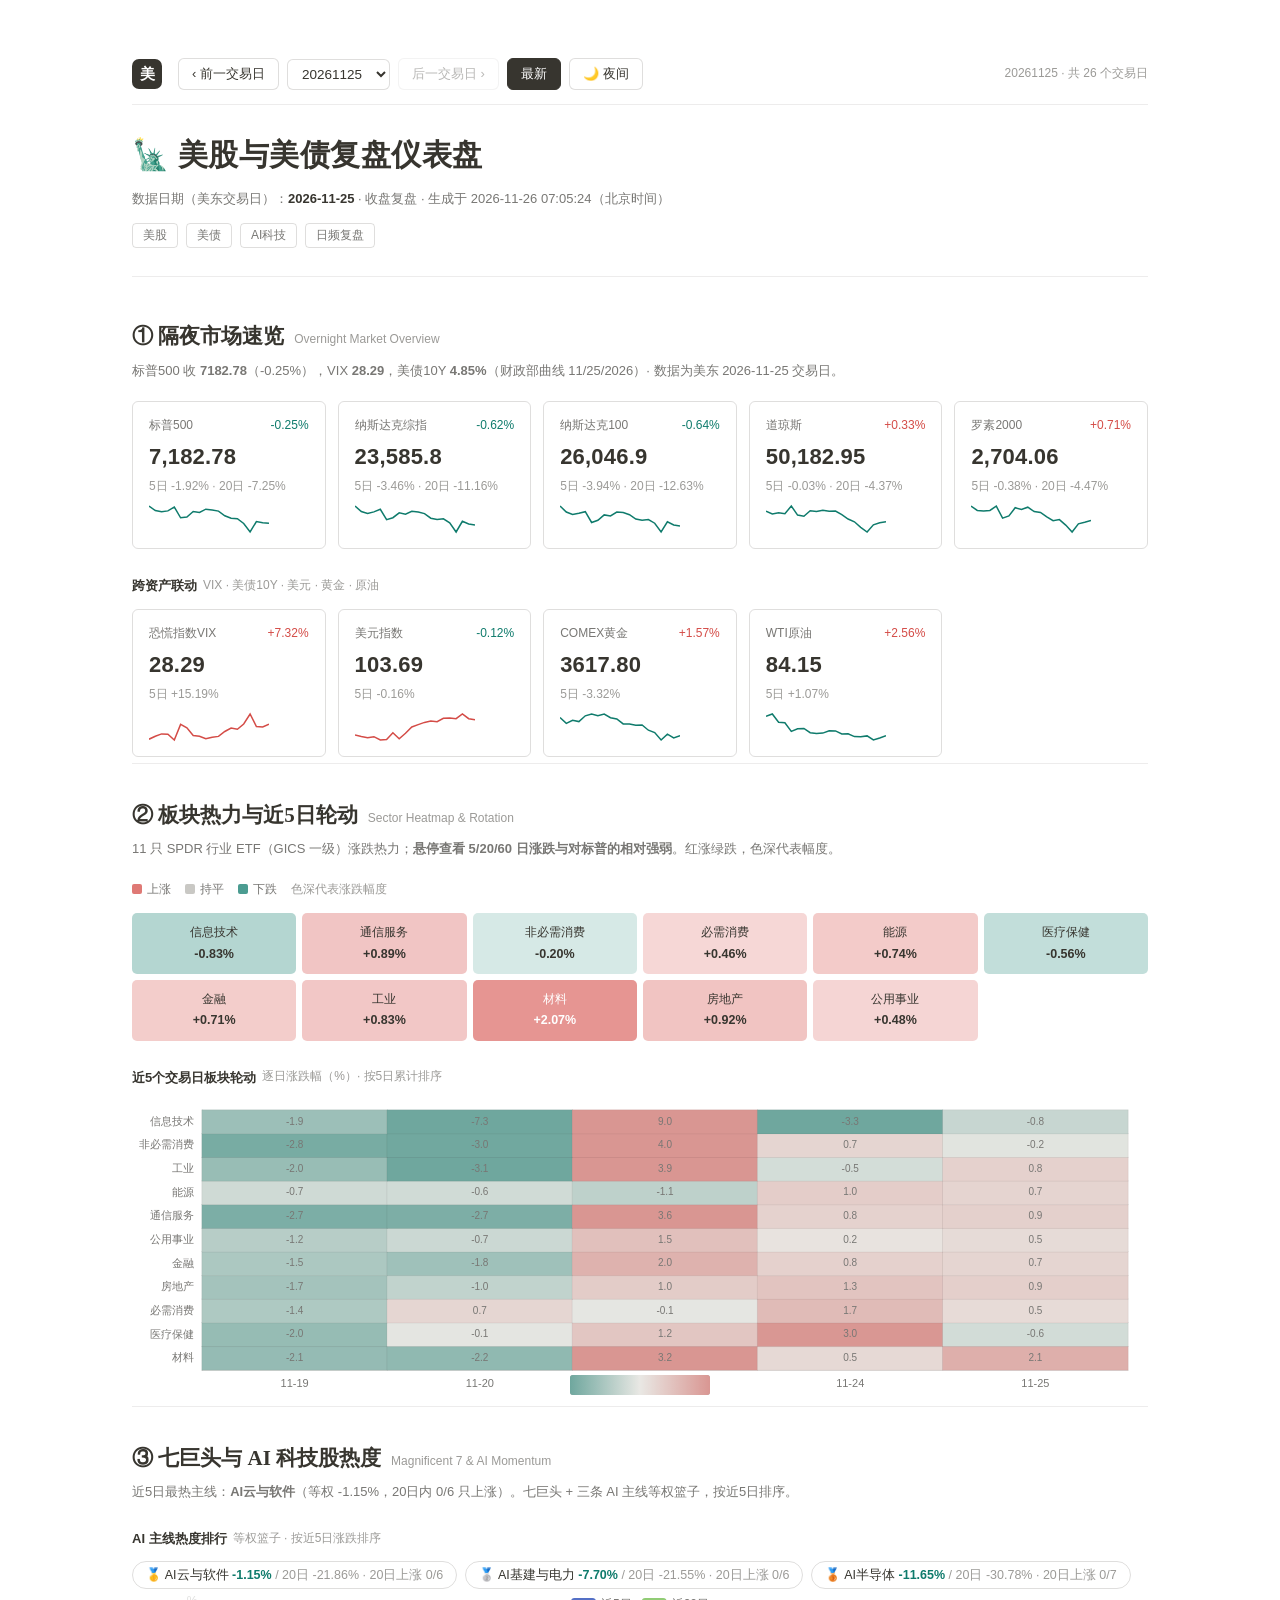
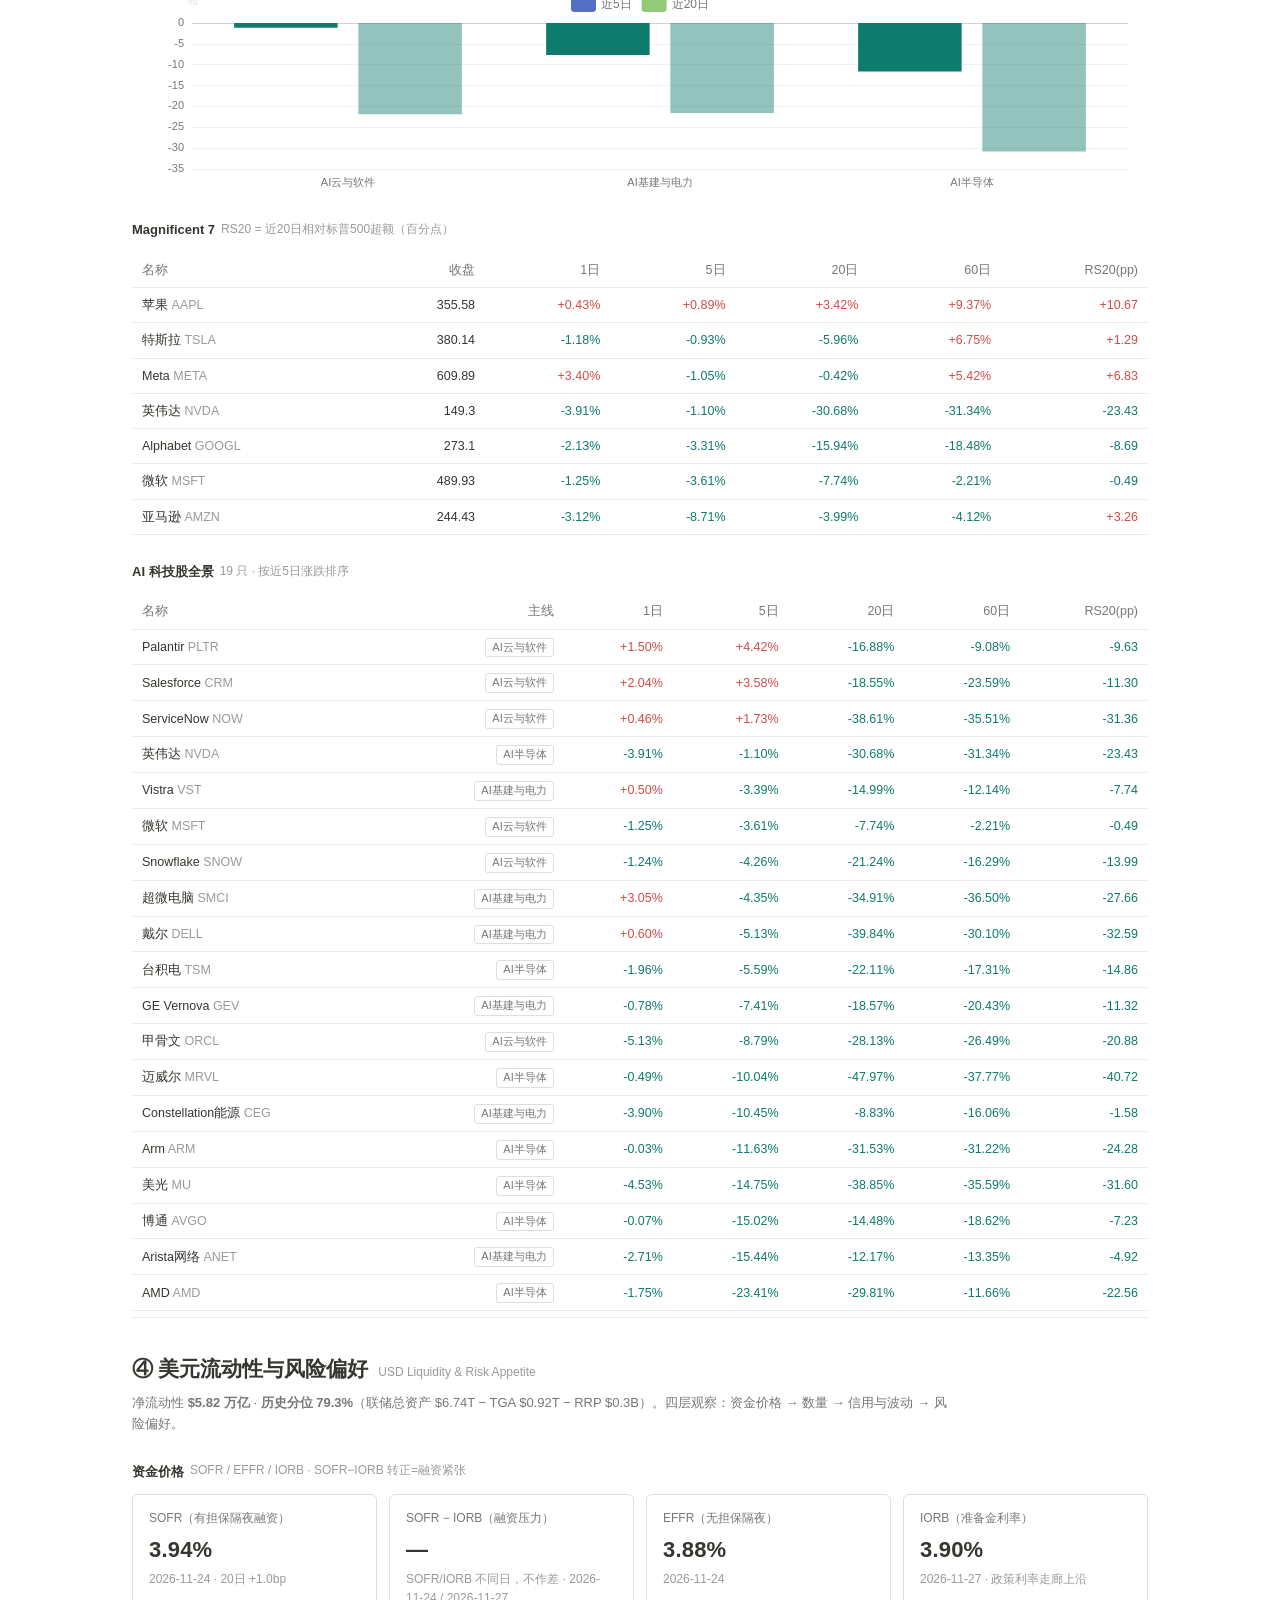
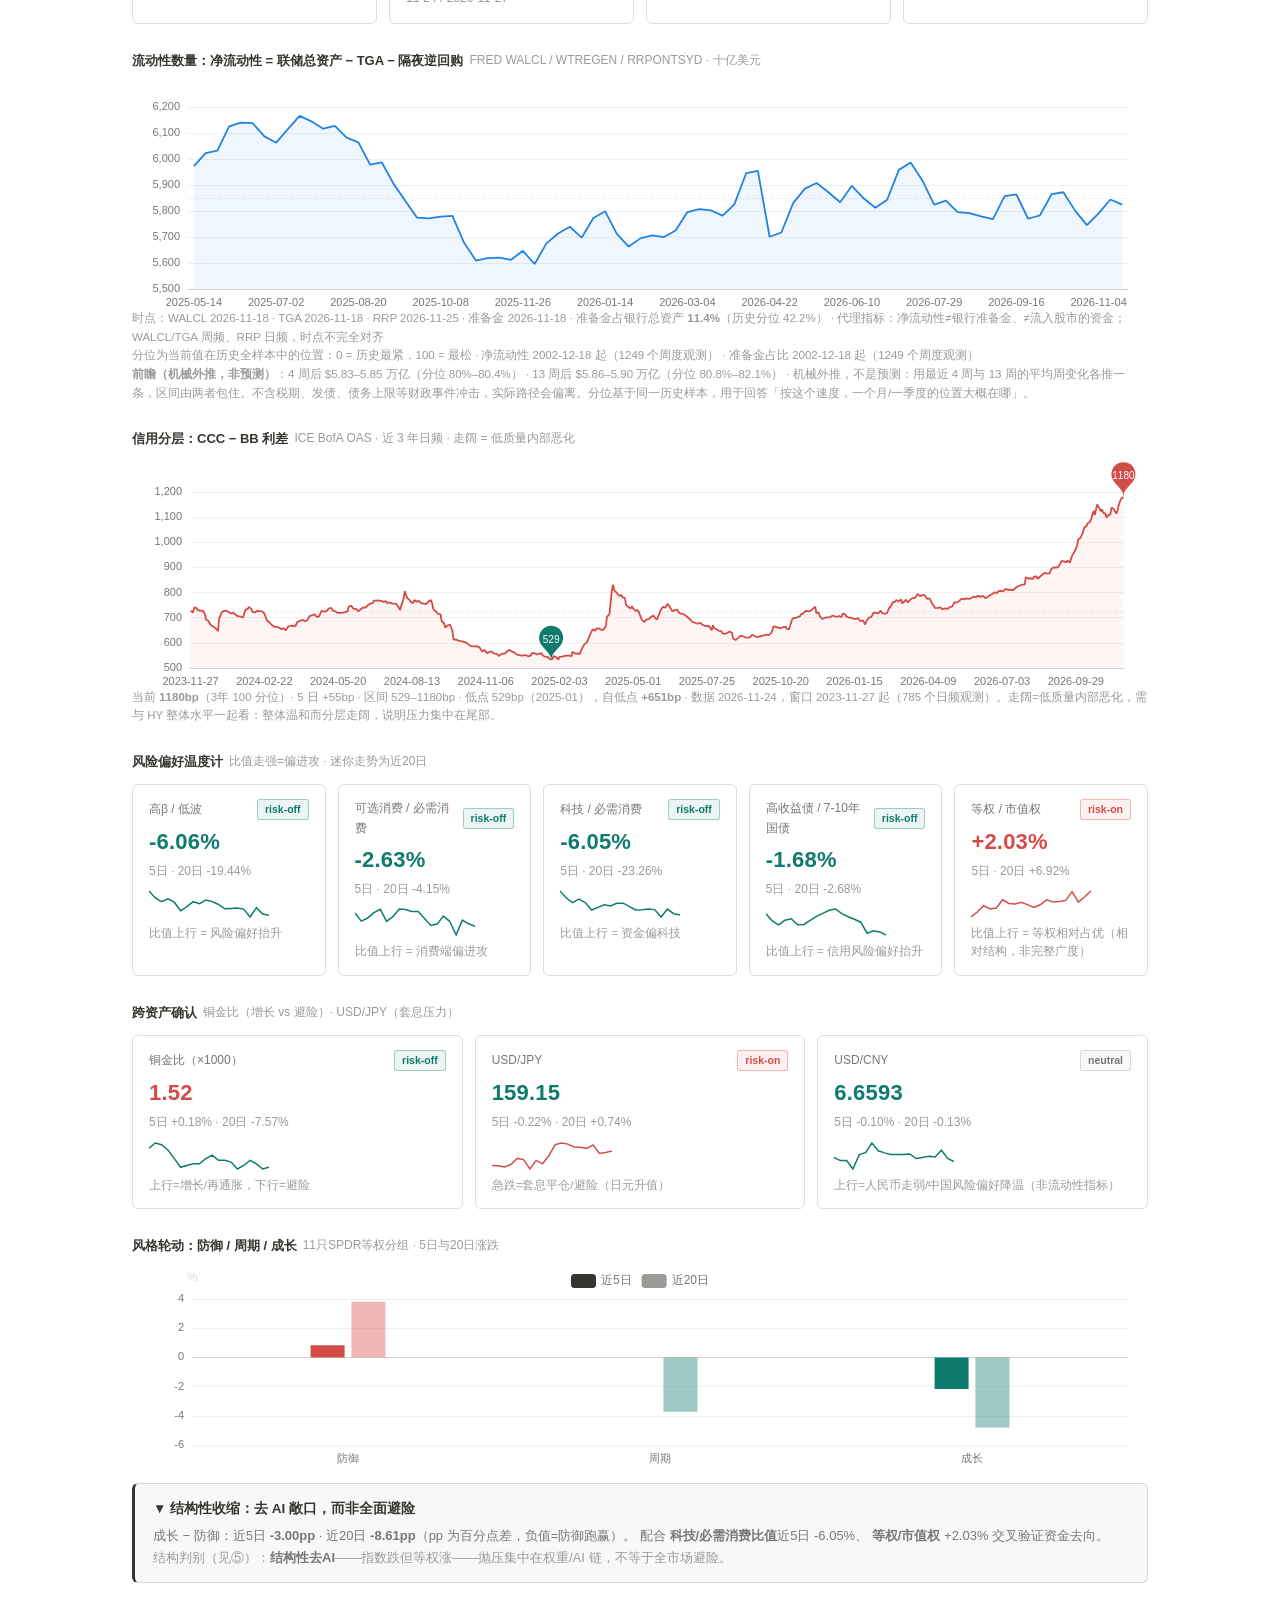
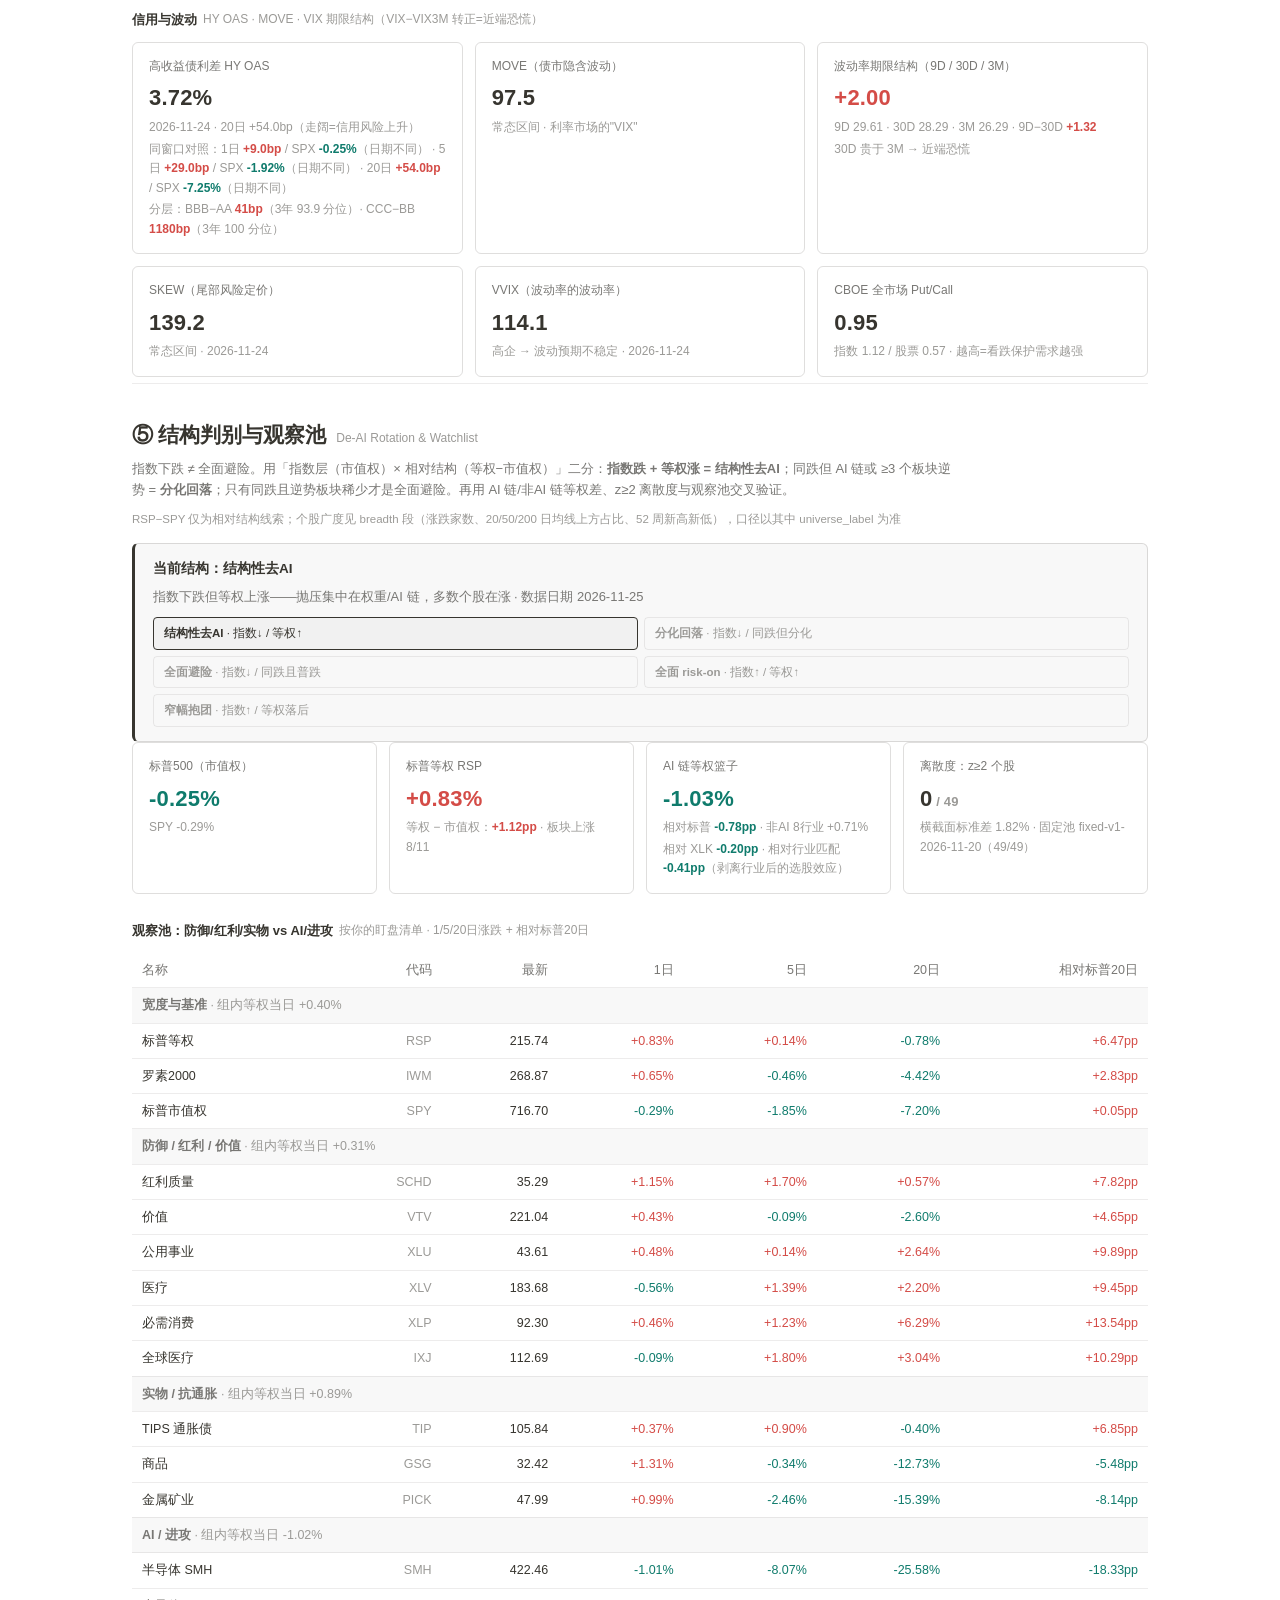
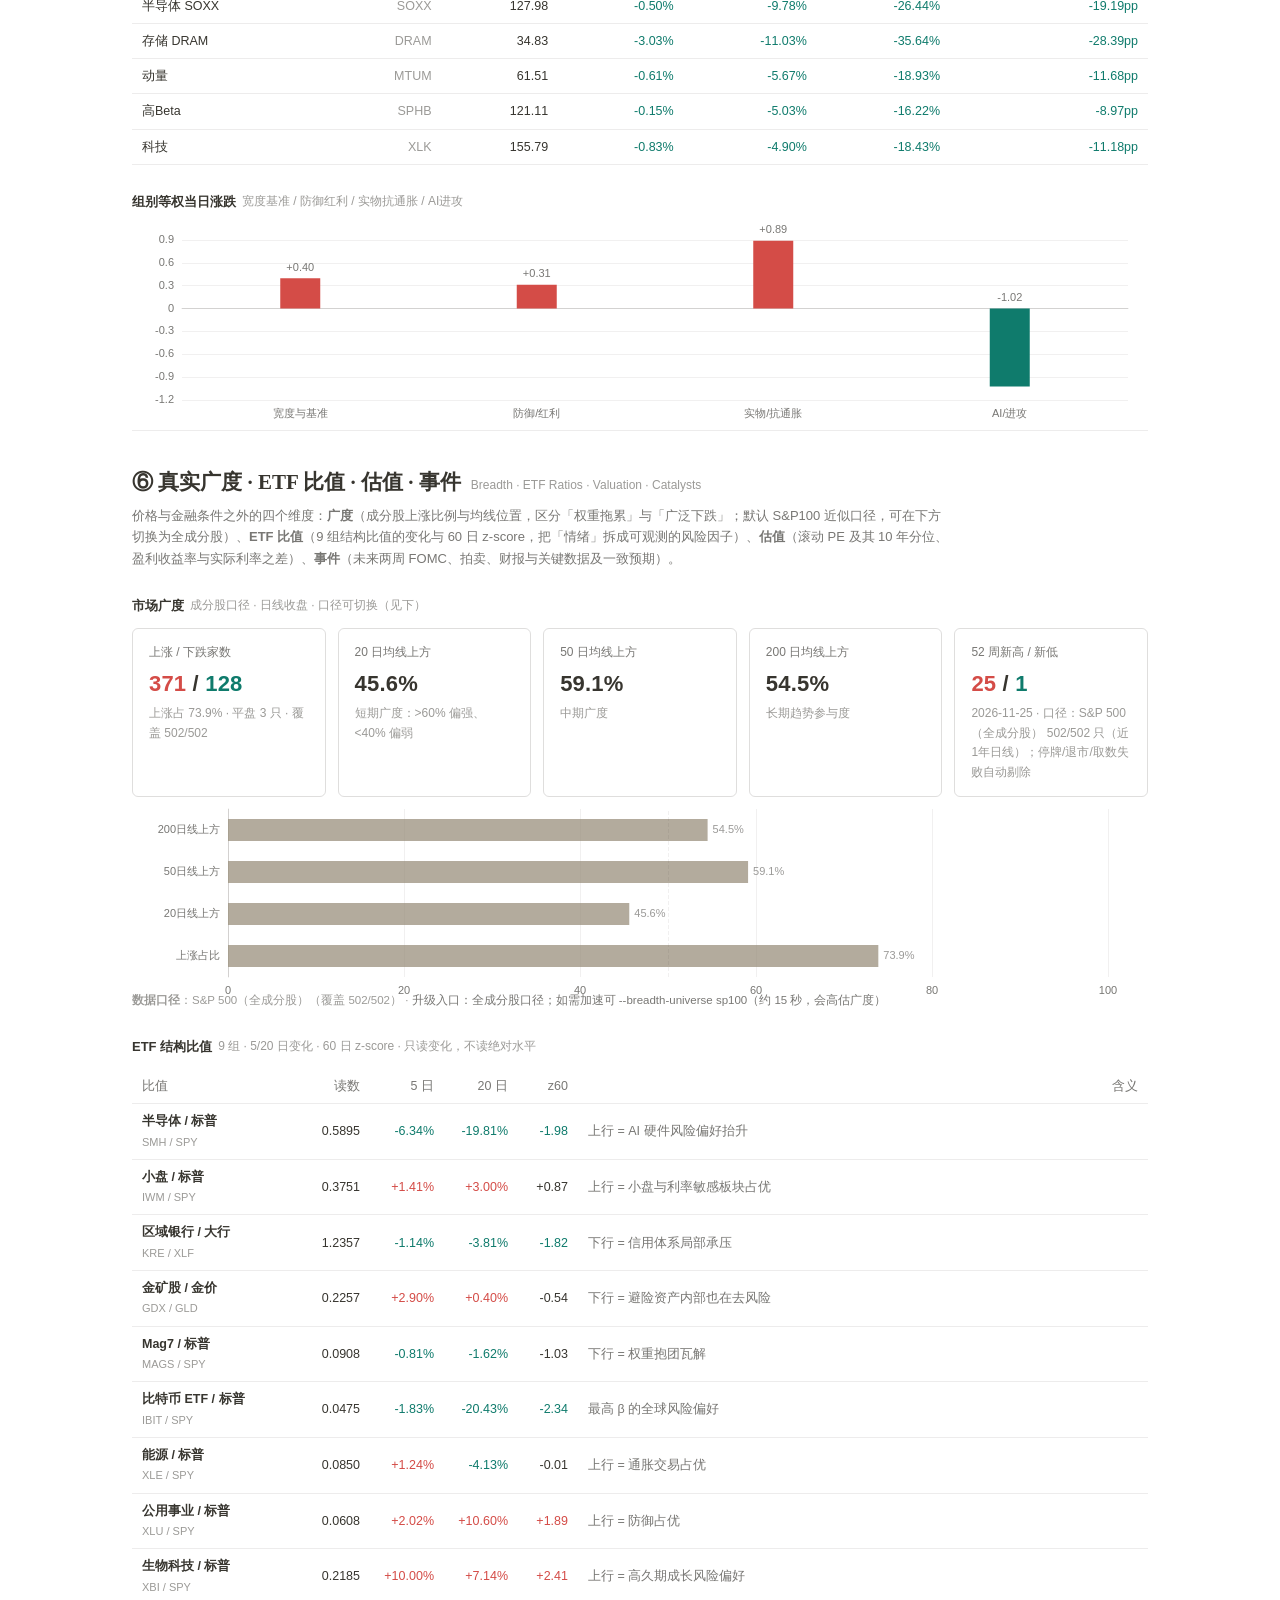
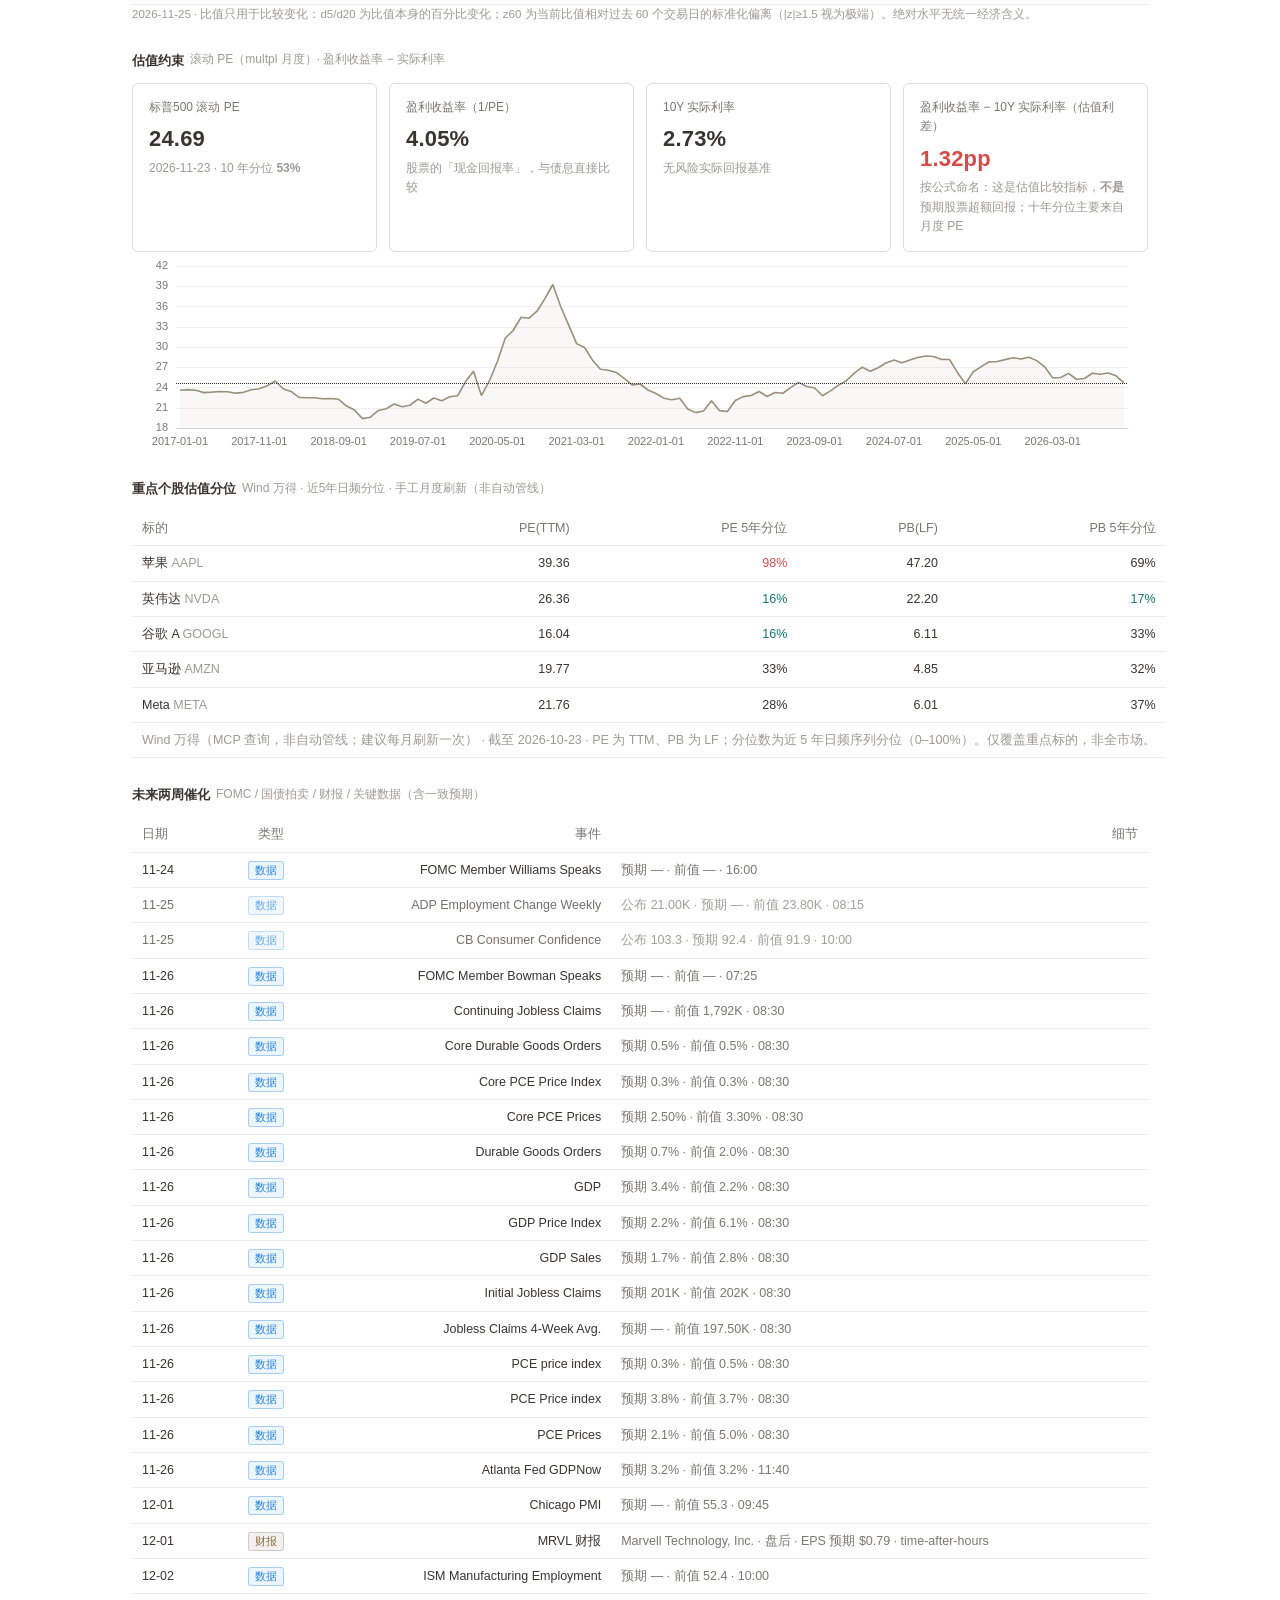
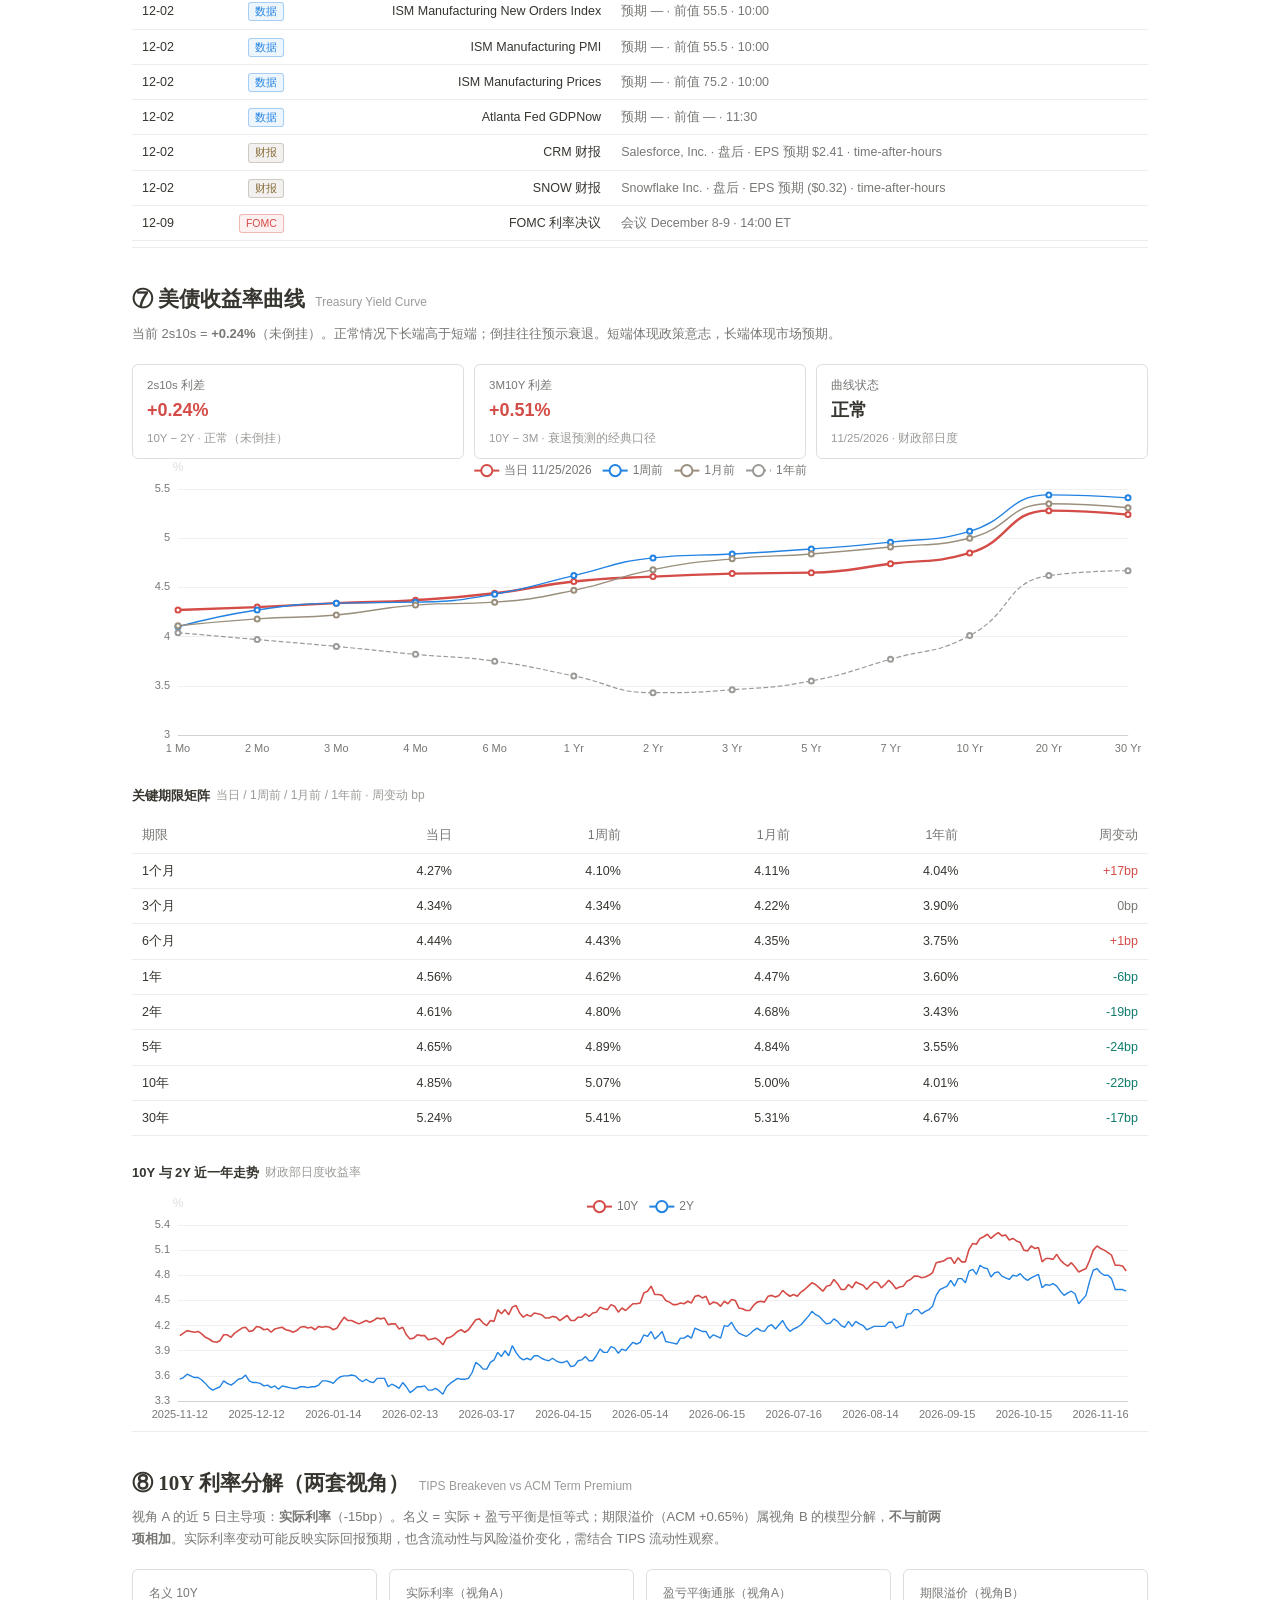
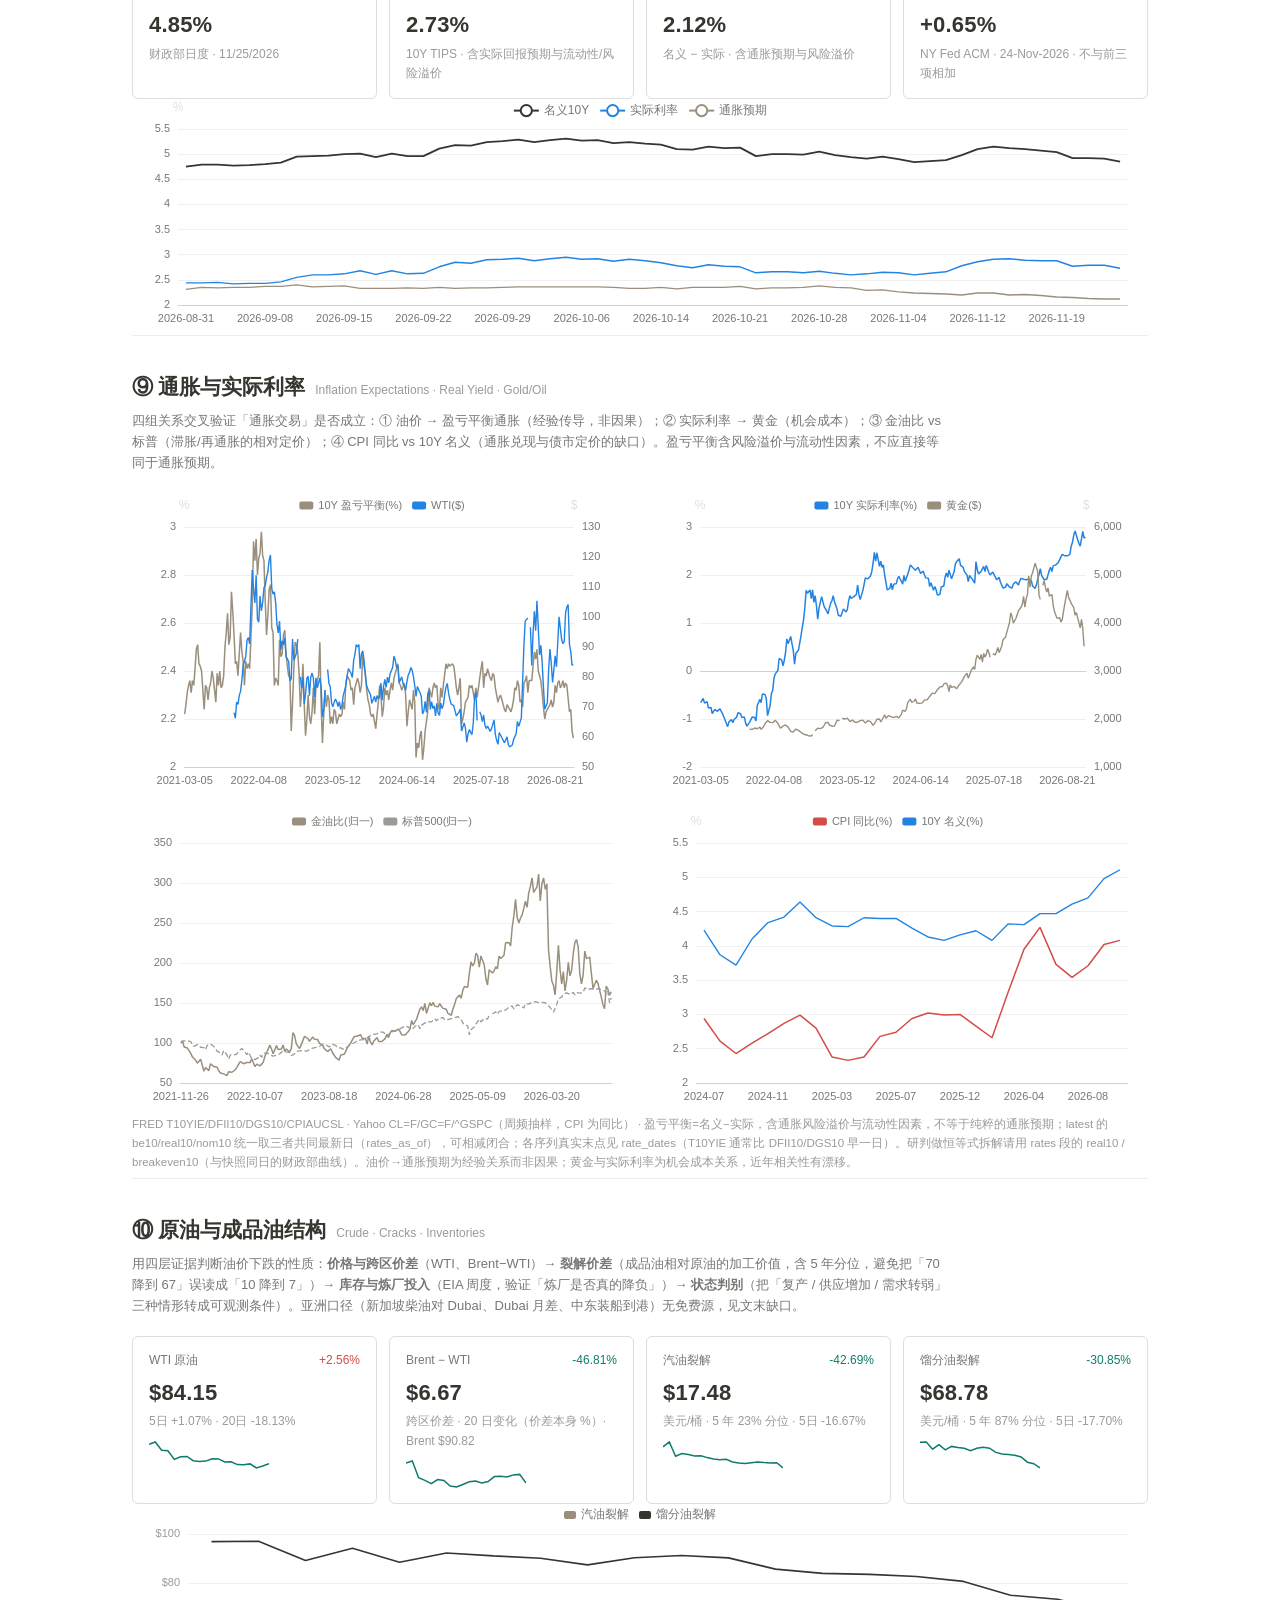
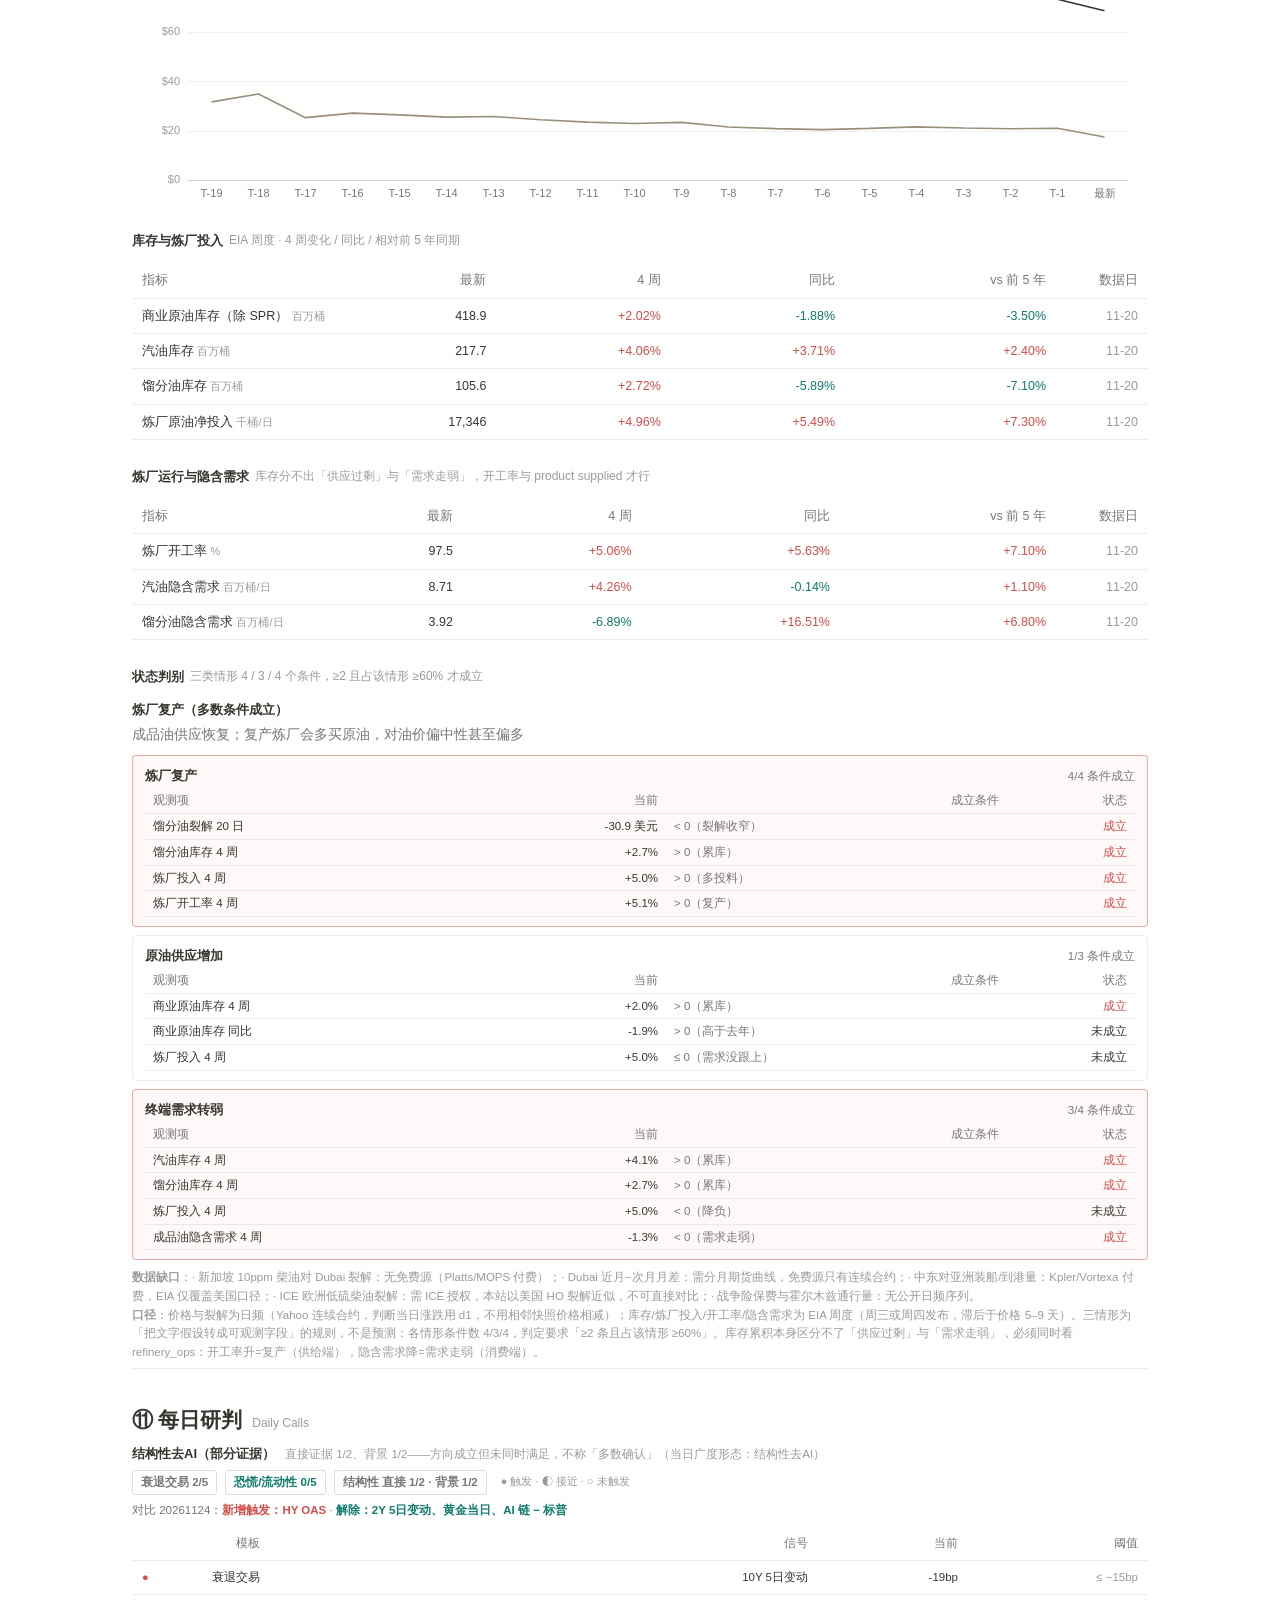
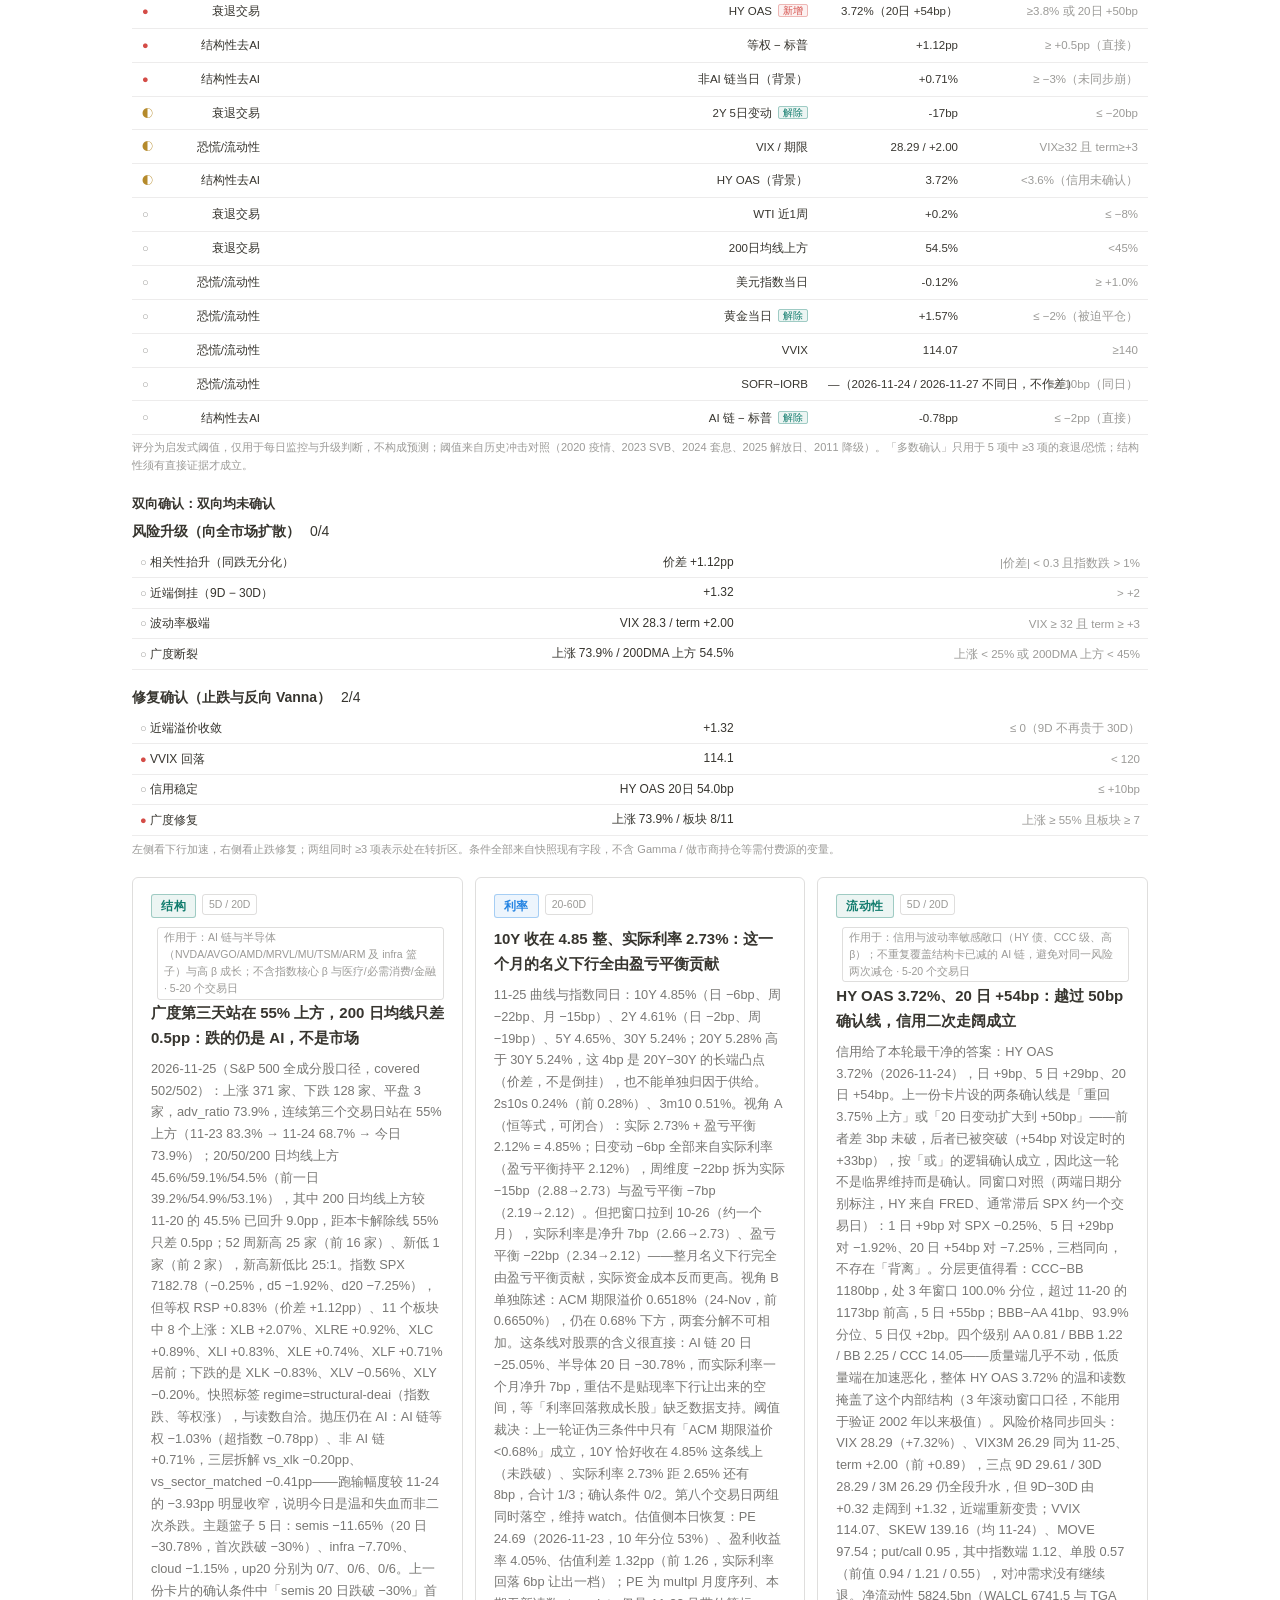
<file: us-market/index.html>
<!DOCTYPE html>
<html lang="zh-CN">
<head>
<meta charset="utf-8">
<meta name="viewport" content="width=device-width, initial-scale=1">
<script>
  (function () {
    var theme = null;
    try {
      if (window.parent !== window && window.parent.document)
        theme = window.parent.document.documentElement.getAttribute('data-theme');
    } catch (e) { /* 跨域时忽略 */ }
    if (theme !== 'dark' && theme !== 'light') {
      try { theme = localStorage.getItem('usmarket.theme'); } catch (e) {}
    }
    if (theme !== 'dark' && theme !== 'light')
      theme = (window.matchMedia && window.matchMedia('(prefers-color-scheme: dark)').matches) ? 'dark' : 'light';
    document.documentElement.setAttribute('data-theme', theme);
  })();
</script>
<title>美股与美债复盘仪表盘</title>
<link rel="icon" href="../favicon.svg" type="image/svg+xml">
<!-- 设计体系与 a-share 子站同源（纸白/墨黑/朱砂、红涨绿跌、系统字体栈零外网依赖）;
     echarts 本地托管 + defer, 与 a-share 共用根 assets/ 同一份字节（2026-10-23 起不再各存一份） -->
<script defer src="../assets/echarts.min.js"></script>
<style>
:root{
  --ink:#37352f; --ink2:#787774; --ink3:#9b9a97;
  --line:rgba(55,53,47,0.09); --line2:rgba(55,53,47,0.16);
  --up:#d44c47; --down:#0f7b6c; --accent:#2383e2;
  --upbg:rgba(212,76,71,0.08); --downbg:rgba(15,123,108,0.08);
  --paper:#ffffff; --flat:#c9c8c4; --hover:rgba(55,53,47,0.4); --gold2:#8a6d3b;
  --tipbg:#37352f; --tiptext:#fff; --softbg:rgba(55,53,47,0.03);
}
html[data-theme="dark"]{
  --ink:#e8e5da; --ink2:#b0ada3; --ink3:#8a877d;
  --line:rgba(232,229,218,.10); --line2:rgba(232,229,218,.18);
  --up:#e2726b; --down:#3fa795; --accent:#6cb2f5;
  --upbg:rgba(226,114,107,.12); --downbg:rgba(63,167,149,.12);
  --paper:#141412; --flat:#4a4a46; --hover:rgba(232,229,218,.45); --gold2:#c9a86a;
  --tipbg:#23231f; --tiptext:#f0ede4; --softbg:rgba(232,229,218,.04);
}
*{box-sizing:border-box;margin:0;padding:0}
body{background:var(--paper);color:var(--ink);
  font-family:'Noto Sans SC','PingFang SC','Microsoft YaHei',-apple-system,sans-serif;
  font-size:14px;line-height:1.625;-webkit-font-smoothing:antialiased}
.wrap{max-width:1080px;margin:0 auto;padding:48px 32px 80px}
.num{font-variant-numeric:tabular-nums}
a{color:var(--accent);text-decoration:none}
.up{color:var(--up)} .down{color:var(--down)} .flat{color:var(--ink2)}

/* 日期导航条 */
.datebar{display:flex;align-items:center;gap:16px;padding:10px 0 14px;margin-bottom:26px;border-bottom:1px solid var(--line);flex-wrap:wrap}
.db-brand{width:30px;height:30px;display:grid;place-items:center;background:var(--ink);color:#fff;border-radius:7px;font-weight:600;font-size:15px}
.db-nav{display:flex;align-items:center;gap:8px}
.dbtn{border:1px solid var(--line2);background:var(--paper);border-radius:6px;padding:6px 13px;font-size:13px;color:var(--ink);cursor:pointer;font-family:inherit}
.dbtn:hover:not(:disabled){border-color:var(--ink3)}
.dbtn:disabled{opacity:.35;cursor:default}
.dbtn-pri{background:var(--ink);color:#fff;border-color:var(--ink)}
.dsel{border:1px solid var(--line2);border-radius:6px;padding:6px 10px;font-size:13.5px;font-family:inherit;color:var(--ink);background:var(--paper);font-variant-numeric:tabular-nums}
.dbstat{font-size:12px;color:var(--ink3);margin-left:auto}

/* header */
.masthead{border-bottom:1px solid var(--line);padding-bottom:28px;margin-bottom:8px}
.masthead h1{font-family:'Noto Serif SC','Songti SC','SimSun',serif;font-size:30px;font-weight:700;letter-spacing:.5px}
.masthead .sub{color:var(--ink2);font-size:13px;margin-top:8px}
.masthead .sub b{color:var(--ink);font-weight:600}
.meta-chips{display:flex;gap:8px;margin-top:14px;flex-wrap:wrap}
.chip{font-size:12px;color:var(--ink2);border:1px solid var(--line2);border-radius:4px;padding:2px 10px}

/* section */
section{padding:34px 0 6px;border-bottom:1px solid var(--line)}
section:last-of-type{border-bottom:none}
.sec-head{display:flex;align-items:baseline;gap:10px;margin-bottom:6px}
.sec-head h2{font-family:'Noto Serif SC','Songti SC','SimSun',serif;font-size:21px;font-weight:600}
.sec-head .tag{font-size:12px;color:var(--ink3)}
.sec-desc{color:var(--ink2);font-size:13px;margin-bottom:20px;max-width:820px}
h3.blk{font-size:13px;font-weight:600;color:var(--ink);margin:26px 0 12px;display:flex;gap:6px;align-items:center}
h3.blk .hint{font-weight:400;color:var(--ink3);font-size:12px}

/* cards */
.cards{display:grid;gap:12px}
.cards.c4{grid-template-columns:repeat(4,1fr)}
.cards.c3{grid-template-columns:repeat(3,1fr)}
.cards.c5{grid-template-columns:repeat(5,1fr)}
.cards.c2{grid-template-columns:repeat(2,1fr)}
@media(max-width:900px){.cards.c4,.cards.c5{grid-template-columns:repeat(2,1fr)}.cards.c3{grid-template-columns:1fr}}
.card{border:1px solid var(--line2);border-radius:6px;padding:14px 16px;background:transparent;transition:border-color .15s}
.card:hover{border-color:var(--hover)}
.card .k{font-size:12px;color:var(--ink2);display:flex;justify-content:space-between;align-items:center;gap:6px}
.card .v{font-size:22px;font-weight:600;margin-top:4px;letter-spacing:.2px}
.card .s{font-size:12px;color:var(--ink3);margin-top:2px}
.card .mini{font-size:11.5px;color:var(--ink3);margin-top:6px;line-height:1.55}
.card .mini b{color:var(--ink2);font-weight:500}
.spark{display:block;margin-top:8px}

.chart{width:100%;height:230px}
.chart.tall{height:420px}
.chart.mid{height:300px}
.chart.small{height:200px}
.grid2{display:grid;grid-template-columns:1fr 1fr;gap:16px;margin-bottom:6px}
.shk-head{display:flex;align-items:baseline;gap:10px;margin-bottom:6px}
.shk-verdict{font-size:13px;font-weight:600;color:var(--ink)}
.shk-chips{display:flex;align-items:center;gap:8px;margin-bottom:8px;flex-wrap:wrap}
.shk-chip{font-size:11.5px;border:1px solid var(--line2);border-radius:3px;padding:2px 8px;color:var(--ink2)}
.shk{font-size:11px}
.shk.triggered{color:var(--up)}
.shk.near{color:#b58a2b}
.shk.ok{color:var(--ink3)}
.shk-table{margin-bottom:2px;table-layout:fixed}
.shk-table th:nth-child(1),.shk-table td:nth-child(1){width:22px}
.shk-table th:nth-child(2),.shk-table td:nth-child(2){width:92px}
.shk-table th:nth-child(4),.shk-table td:nth-child(4){width:140px}
.shk-table th:nth-child(5),.shk-table td:nth-child(5){width:170px}
.shk-table td,.shk-table th{padding:4px 8px;font-size:11.5px}
.shk-delta{font-size:11.5px;color:var(--ink2);margin:-2px 0 8px}
.shk-tag{font-size:10px;border-radius:2px;padding:0 4px;margin-left:6px;vertical-align:1px}
.shk-tag.new{color:var(--up);background:var(--upbg);border:1px solid rgba(212,76,71,.35)}
.shk-tag.clr{color:var(--down);background:var(--downbg);border:1px solid rgba(15,123,108,.35)}
.oil-sc{border:1px solid var(--line);border-radius:4px;padding:9px 12px;margin-bottom:8px}
.oil-sc.on{border-color:rgba(212,76,71,.45);background:rgba(212,76,71,.035)}
.oil-sc-h{display:flex;justify-content:space-between;align-items:baseline;gap:12px;margin-bottom:2px}
.oil-sc-h b{font-size:13px;font-weight:600}
.oil-sc-h .sc{font-size:11.5px;color:var(--ink2);white-space:nowrap}
.oil-sc .matrix{margin-top:2px}
.oil-tb{width:100%;border-collapse:collapse;table-layout:fixed;margin-top:2px}
.oil-tb th{font-weight:500;color:var(--ink2);text-align:right;padding:3px 8px;border-bottom:1px solid var(--line);font-size:11.5px;white-space:nowrap}
.oil-tb th:first-child,.oil-tb td:first-child{text-align:left}
.oil-tb td{padding:3px 8px;font-size:11.5px;text-align:right;border-bottom:1px solid var(--line)}
@media(max-width:820px){.grid2{grid-template-columns:1fr}}

/* 热力网格 */
.heat-grid{display:grid;grid-template-columns:repeat(6,1fr);gap:6px}
@media(max-width:900px){.heat-grid{grid-template-columns:repeat(3,1fr)}}
.cell{border-radius:5px;padding:9px 6px;text-align:center;cursor:default;border:1px solid transparent;transition:transform .1s,border-color .1s}
.cell:hover{transform:translateY(-1px);border-color:var(--hover)}
.cell .cn{font-size:12px;font-weight:500;display:block;white-space:nowrap}
.cell .cp{font-size:12.5px;font-weight:600;display:block;margin-top:1px}
#heat-tip{position:fixed;z-index:99;background:var(--tipbg);color:var(--tiptext);border-radius:5px;padding:8px 12px;font-size:12px;line-height:1.6;pointer-events:none;display:none;box-shadow:0 4px 14px rgba(0,0,0,.25);max-width:240px}
.legend{display:flex;gap:14px;align-items:center;font-size:12px;color:var(--ink2);margin:10px 0 14px;flex-wrap:wrap}
.legend .sw{display:inline-block;width:10px;height:10px;border-radius:2px;margin-right:5px;vertical-align:-1px}

/* 主题与个股表 */
.theme-pills{display:flex;gap:8px;flex-wrap:wrap;margin:12px 0 4px}
.rank-pill{border:1px solid var(--line2);border-radius:14px;padding:3px 13px;font-size:12.5px}
.rank-pill b{font-variant-numeric:tabular-nums}
.matrix{width:100%;border-collapse:collapse;margin-top:8px;font-size:12.5px}
.matrix th{font-weight:500;color:var(--ink2);text-align:right;padding:7px 10px;border-bottom:1px solid var(--line);white-space:nowrap}
.matrix th:first-child{text-align:left}
.matrix td{padding:7px 10px;text-align:right;border-bottom:1px solid var(--line);font-variant-numeric:tabular-nums;white-space:nowrap}
.matrix td:first-child{text-align:left;font-weight:500}
.matrix tr:hover td{background:var(--softbg)}
.theme-tag{display:inline-block;font-size:11px;border:1px solid var(--line2);border-radius:3px;padding:0 6px;color:var(--ink2)}

/* 风险偏好状态徽标 */
.state-chip{display:inline-block;font-size:10.5px;font-weight:600;border-radius:3px;padding:1px 7px;white-space:nowrap}
.state-chip.off{background:var(--downbg);color:var(--down);border:1px solid rgba(15,123,108,.35)}
.state-chip.on{background:var(--upbg);color:var(--up);border:1px solid rgba(212,76,71,.35)}
.state-chip.mid{background:var(--softbg);color:var(--ink2);border:1px solid var(--line2)}
.spread-grid{display:grid;grid-template-columns:repeat(3,1fr);gap:10px;margin-top:10px}
@media(max-width:900px){.spread-grid{grid-template-columns:1fr}}
.spread-card{border:1px solid var(--line2);border-radius:6px;padding:11px 14px}
.spread-card .sk{font-size:11.5px;color:var(--ink2)}
.spread-card .sv{font-size:18px;font-weight:600;margin-top:2px}
.spread-card .ss{font-size:11.5px;color:var(--ink3);margin-top:3px}

/* 研判 */
.call-cards{display:grid;grid-template-columns:repeat(3,1fr);gap:12px}
@media(max-width:900px){.call-cards{grid-template-columns:1fr}}
/* 宏观四行（A2）：判断 / 今日新增 / 市场响应 / 相关性 / 验证点 */
.macro-frame{border:1px solid var(--line2);border-radius:6px;padding:14px 16px;margin-bottom:14px;background:var(--softbg)}
.macro-frame .mf-row{display:grid;grid-template-columns:98px 1fr;gap:12px;padding:6px 0;align-items:start}
.macro-frame .mf-row+.mf-row{border-top:1px dashed var(--line)}
.macro-frame .mf-k{font-size:11.5px;color:var(--ink3);text-align:right;line-height:1.55}
.macro-frame .mf-v{font-size:12.5px;line-height:1.6}
.macro-frame .mf-rel{font-weight:600}
.macro-frame .mf-rel.high{color:var(--up)}
.macro-frame .mf-rel.mid{color:var(--ink2)}
.macro-frame .mf-rel.low{color:var(--ink3)}
.macro-frame .mf-src{font-size:10.5px;color:var(--ink3);margin-top:8px;padding-top:7px;border-top:1px solid var(--line)}
.call-card{border:1px solid var(--line2);border-radius:6px;padding:16px 18px}
.call-card .cc-tag{display:inline-block;font-size:11.5px;font-weight:600;border-radius:3px;padding:2px 9px;margin-bottom:9px;letter-spacing:.5px}
.call-card .cc-h{display:inline-block;font-size:10.5px;color:var(--ink3);border:1px solid var(--line2);border-radius:3px;padding:1px 6px;margin-left:6px;vertical-align:2px}
.evt{display:inline-block;font-size:10.5px;border:1px solid var(--line2);border-radius:3px;padding:0 6px;color:var(--ink2);white-space:nowrap}
.evt.fomc{color:var(--up);border-color:rgba(212,76,71,.35);background:var(--upbg)}
.evt.macro{color:var(--accent);border-color:rgba(35,131,226,.35);background:rgba(35,131,226,.08)}
.evt.auction{color:var(--ink2);border-color:var(--line2)}
.evt.earnings{color:var(--gold2);border-color:rgba(154,143,125,.4);background:rgba(154,143,125,.12)}
.cc-tag.over{background:var(--upbg);color:var(--up);border:1px solid rgba(212,76,71,.35)}
.cc-tag.watch{background:rgba(35,131,226,0.08);color:var(--accent);border:1px solid rgba(35,131,226,.35)}
.cc-tag.reduce{background:var(--downbg);color:var(--down);border:1px solid rgba(15,123,108,.35)}
.call-card .cc-t{font-size:15px;font-weight:600}
.call-card .cc-b{font-size:12.8px;color:var(--ink2);margin-top:8px;line-height:1.7}
.call-card .cc-b b{color:var(--ink);font-weight:600}
.call-card .cc-e{font-size:11.5px;color:var(--ink3);margin-top:10px;padding-top:9px;border-top:1px dashed var(--line)}
.sig-box{border:1px solid var(--line2);border-left:3px solid var(--ink);border-radius:6px;padding:14px 18px;margin-top:14px;background:var(--softbg)}
.sig-box .sb-t{font-weight:600;font-size:13.5px}
.sig-box .sb-b{color:var(--ink2);font-size:13px;margin-top:6px}

/* footer */
.foot{padding-top:30px;color:var(--ink3);font-size:12px;line-height:1.8}
.foot .disc{margin-top:12px;padding:12px 16px;border:1px solid var(--line);border-radius:6px;color:var(--ink2)}
.foot .caliber{margin-top:10px}
.foot .caliber li{margin-left:18px}
</style>
</head>
<body>
<div class="wrap">

<div class="datebar">
  <span class="db-brand">美</span>
  <div class="db-nav">
    <button class="dbtn" id="nav-prev">‹ 前一交易日</button>
    <select id="date-sel" class="dsel"></select>
    <button class="dbtn" id="nav-next">后一交易日 ›</button>
    <button class="dbtn dbtn-pri" id="nav-latest">最新</button>
    <button class="dbtn" id="themeBtn" title="日间/夜间切换" aria-label="日间/夜间切换">🌙 夜间</button>
  </div>
  <span class="dbstat" id="db-status">加载中…</span>
</div>

<!-- ═══════════ 头部 ═══════════ -->
<div class="masthead">
  <h1>🗽 美股与美债复盘仪表盘</h1>
  <div class="sub">数据日期（美东交易日）：<b id="mh-date">—</b> · 收盘复盘 · 生成于 <span id="mh-gen">—</span>（北京时间）</div>
  <div class="meta-chips" id="mh-chips"></div>
</div>

<!-- ═══════════ ① 隔夜市场速览 ═══════════ -->
<section>
  <div class="sec-head"><h2>① 隔夜市场速览</h2><span class="tag">Overnight Market Overview</span></div>
  <div class="sec-desc" id="ov-summary">—</div>
  <div class="cards c5" id="idx-cards"></div>
  <h3 class="blk">跨资产联动 <span class="hint">VIX · 美债10Y · 美元 · 黄金 · 原油</span></h3>
  <div class="cards c5" id="cross-cards"></div>
</section>

<!-- ═══════════ ② 板块热力与轮动 ═══════════ -->
<section>
  <div class="sec-head"><h2>② 板块热力与近5日轮动</h2><span class="tag">Sector Heatmap &amp; Rotation</span></div>
  <div class="sec-desc">11 只 SPDR 行业 ETF（GICS 一级）涨跌热力；<b>悬停查看 5/20/60 日涨跌与对标普的相对强弱</b>。红涨绿跌，色深代表幅度。</div>
  <div class="legend">
    <span><span class="sw" style="background:rgba(212,76,71,.75)"></span>上涨</span>
    <span><span class="sw" style="background:var(--flat)"></span>持平</span>
    <span><span class="sw" style="background:rgba(15,123,108,.75)"></span>下跌</span>
    <span style="color:var(--ink3)">色深代表涨跌幅度</span>
  </div>
  <div class="heat-grid" id="heat-grid"></div>
  <div id="heat-tip"></div>
  <h3 class="blk">近5个交易日板块轮动 <span class="hint">逐日涨跌幅（%）· 按5日累计排序</span></h3>
  <div class="chart mid" id="ch-roll"></div>
</section>

<!-- ═══════════ ③ 七巨头与 AI 科技股热度 ═══════════ -->
<section>
  <div class="sec-head"><h2>③ 七巨头与 AI 科技股热度</h2><span class="tag">Magnificent 7 &amp; AI Momentum</span></div>
  <div class="sec-desc" id="ai-summary">七巨头 + 三条 AI 主线（半导体 / 云与软件 / 基建电力）等权篮子，按近 5 日表现排序——当前市场最热的 AI 方向一目了然。</div>
  <h3 class="blk">AI 主线热度排行 <span class="hint">等权篮子 · 按近5日涨跌排序</span></h3>
  <div class="theme-pills" id="theme-pills"></div>
  <div class="chart small" id="ch-themes"></div>
  <h3 class="blk">Magnificent 7 <span class="hint">RS20 = 近20日相对标普500超额（百分点）</span></h3>
  <table class="matrix" id="mag7-table"></table>
  <h3 class="blk">AI 科技股全景 <span class="hint">19 只 · 按近5日涨跌排序</span></h3>
  <table class="matrix" id="ai-table"></table>
</section>

<!-- ═══════════ ④ 美元流动性与风险偏好 ═══════════ -->
<section>
  <div class="sec-head"><h2>④ 美元流动性与风险偏好</h2><span class="tag">USD Liquidity &amp; Risk Appetite</span></div>
  <div class="sec-desc" id="liq-desc">四层观察：<b>资金价格</b>（SOFR−IORB，融资是否紧张）→ <b>流动性数量</b>（净流动性）→ <b>信用与波动</b>（HY OAS / MOVE / VIX 期限）→ <b>风险偏好</b>（风格与比值）。当科技与高β走弱、防御与必需消费走强、信用价差走阔，即为风险偏好收缩。</div>

  <h3 class="blk">资金价格 <span class="hint">SOFR / EFFR / IORB · SOFR−IORB 转正=融资紧张</span></h3>
  <div class="cards c4" id="fund-cards"></div>

  <h3 class="blk">流动性数量：净流动性 = 联储总资产 − TGA − 隔夜逆回购 <span class="hint">FRED WALCL / WTREGEN / RRPONTSYD · 十亿美元</span></h3>
  <div class="chart" id="ch-netliq"></div>
  <div class="mini" id="netliq-note" style="margin:-4px 0 6px;color:var(--ink3);font-size:11.5px"></div>
  <h3 class="blk">信用分层：CCC − BB 利差 <span class="hint">ICE BofA OAS · 近 3 年日频 · 走阔 = 低质量内部恶化</span></h3>
  <div class="chart" id="ch-cctier"></div>
  <div class="mini" id="cctier-note" style="margin:-4px 0 6px;color:var(--ink3);font-size:11.5px"></div>

  <h3 class="blk">风险偏好温度计 <span class="hint">比值走强=偏进攻 · 迷你走势为近20日</span></h3>
  <div class="cards c5" id="risk-cards"></div>

  <h3 class="blk">跨资产确认 <span class="hint">铜金比（增长 vs 避险）· USD/JPY（套息压力）</span></h3>
  <div class="cards c3" id="xasset-cards"></div>

  <h3 class="blk">风格轮动：防御 / 周期 / 成长 <span class="hint">11只SPDR等权分组 · 5日与20日涨跌</span></h3>
  <div class="chart small" id="ch-styles"></div>
  <div class="sig-box" id="liq-verdict"></div>

  <h3 class="blk">信用与波动 <span class="hint">HY OAS · MOVE · VIX 期限结构（VIX−VIX3M 转正=近端恐慌）</span></h3>
  <div class="cards c3" id="credit-cards"></div>
</section>

<!-- ═══════════ ⑤ 结构判别与观察池 ═══════════ -->
<section>
  <div class="sec-head"><h2>⑤ 结构判别与观察池</h2><span class="tag">De-AI Rotation &amp; Watchlist</span></div>
  <div class="sec-desc" id="struct-desc">指数下跌 ≠ 全面避险。用「指数层（市值权）× 相对结构（等权−市值权）」二分：<b>指数跌 + 等权涨 = 结构性去AI</b>；同跌但 AI 链或 ≥3 个板块逆势 = <b>分化回落</b>；只有同跌且逆势板块稀少才是全面避险。再用 AI 链/非AI 链等权差、z≥2 离散度与观察池交叉验证。</div>
  <div class="mini" id="breadth-note" style="color:var(--ink3);font-size:11.5px;margin:-10px 0 14px"></div>
  <div class="sig-box" id="regime-box"></div>
  <div class="cards c4" id="struct-cards"></div>
  <h3 class="blk">观察池：防御/红利/实物 vs AI/进攻 <span class="hint">按你的盯盘清单 · 1/5/20日涨跌 + 相对标普20日</span></h3>
  <table class="matrix" id="watch-table"></table>
  <h3 class="blk">组别等权当日涨跌 <span class="hint">宽度基准 / 防御红利 / 实物抗通胀 / AI进攻</span></h3>
  <div class="chart small" id="ch-groups"></div>
</section>

<!-- ═══════════ ⑥ 真实广度 · 估值 · 事件 ═══════════ -->
<section>
  <div class="sec-head"><h2>⑥ 真实广度 · ETF 比值 · 估值 · 事件</h2><span class="tag">Breadth · ETF Ratios · Valuation · Catalysts</span></div>
  <div class="sec-desc" id="bv-desc">价格与金融条件之外的四个维度：<b>广度</b>（成分股上涨比例与均线位置，区分「权重拖累」与「广泛下跌」；默认 S&amp;P100 近似口径，可在下方切换为全成分股）、<b>ETF 比值</b>（9 组结构比值的变化与 60 日 z-score，把「情绪」拆成可观测的风险因子）、<b>估值</b>（滚动 PE 及其 10 年分位、盈利收益率与实际利率之差）、<b>事件</b>（未来两周 FOMC、拍卖、财报与关键数据及一致预期）。</div>

  <h3 class="blk">市场广度 <span class="hint">成分股口径 · 日线收盘 · 口径可切换（见下）</span></h3>
  <div class="cards c5" id="breadth-cards"></div>
  <div class="chart small" id="ch-breadth"></div>
  <div class="mini" id="breadth-upgrade" style="color:var(--ink3);font-size:11.5px;margin-top:-6px"></div>

  <h3 class="blk">ETF 结构比值 <span class="hint">9 组 · 5/20 日变化 · 60 日 z-score · 只读变化，不读绝对水平</span></h3>
  <table class="matrix" id="etf-ratio-table"></table>
  <div class="mini" id="etf-ratio-note" style="color:var(--ink3);font-size:11.5px"></div>

  <h3 class="blk">估值约束 <span class="hint">滚动 PE（multpl 月度）· 盈利收益率 − 实际利率</span></h3>
  <div class="cards c4" id="val-cards"></div>
  <div class="chart small" id="ch-pe"></div>
  <h3 class="blk">重点个股估值分位 <span class="hint">Wind 万得 · 近5年日频分位 · 手工月度刷新（非自动管线）</span></h3>
  <table class="matrix" id="stock-val-table"></table>

  <h3 class="blk">未来两周催化 <span class="hint">FOMC / 国债拍卖 / 财报 / 关键数据（含一致预期）</span></h3>
  <table class="matrix" id="event-table"></table>
</section>

<!-- ═══════════ ⑦ 美债收益率曲线 ═══════════ -->
<section>
  <div class="sec-head"><h2>⑦ 美债收益率曲线</h2><span class="tag">Treasury Yield Curve</span></div>
  <div class="sec-desc" id="curve-desc">正常情况下长端高于短端；曲线倒挂（短高长低）往往预示衰退。短端体现政策意志，长端体现市场预期。</div>
  <div class="spread-grid" id="spread-cards"></div>
  <div class="chart mid" id="ch-curve"></div>
  <h3 class="blk">关键期限矩阵 <span class="hint">当日 / 1周前 / 1月前 / 1年前 · 周变动 bp</span></h3>
  <table class="matrix" id="curve-table"></table>
  <h3 class="blk">10Y 与 2Y 近一年走势 <span class="hint">财政部日度收益率</span></h3>
  <div class="chart" id="ch-hist"></div>
</section>

<!-- ═══════════ ⑧ 10Y 利率分解（两套视角） ═══════════ -->
<section>
  <div class="sec-head"><h2>⑧ 10Y 利率分解（两套视角）</h2><span class="tag">TIPS Breakeven vs ACM Term Premium</span></div>
  <div class="sec-desc" id="factor-desc">两套分解<b>不能相加</b>，否则重复计算：<b>视角 A（恒等式）</b>名义 = 实际利率（TIPS）+ 盈亏平衡通胀；<b>视角 B（模型）</b>名义 ≈ 预期短端利率路径 + 期限溢价（NY Fed ACM）。前者拆分「买的是通胀还是实际回报」，后者回答「长端多付了多少不确定性补偿」。</div>
  <div class="cards c4" id="factor-cards"></div>
  <div class="chart" id="ch-factors"></div>
</section>

<!-- ═══════════ ⑨ 通胀与实际利率 ═══════════ -->
<section>
  <div class="sec-head"><h2>⑨ 通胀与实际利率</h2><span class="tag">Inflation Expectations · Real Yield · Gold/Oil</span></div>
  <div class="sec-desc" id="infl-desc">四组关系交叉验证「通胀交易」是否成立：① 油价 → 盈亏平衡通胀（经验传导，非因果）；② 实际利率 → 黄金（机会成本）；③ 金油比 vs 标普（滞胀/再通胀的相对定价）；④ CPI 同比 vs 10Y 名义（通胀兑现与债市定价的缺口）。盈亏平衡含风险溢价与流动性因素，不应直接等同于通胀预期。</div>
  <div class="grid2">
    <div class="chart mid" id="ch-be-oil"></div>
    <div class="chart mid" id="ch-real-gold"></div>
    <div class="chart mid" id="ch-goldoil"></div>
    <div class="chart mid" id="ch-cpi-10y"></div>
  </div>
  <div class="mini" id="infl-note" style="color:var(--ink3);font-size:11.5px"></div>
</section>

<!-- ═══════════ ⑩ 原油与成品油结构 ═══════════ -->
<section>
  <div class="sec-head"><h2>⑩ 原油与成品油结构</h2><span class="tag">Crude · Cracks · Inventories</span></div>
  <div class="sec-desc" id="oil-desc">用四层证据判断油价下跌的性质：<b>价格与跨区价差</b>（WTI、Brent−WTI）→ <b>裂解价差</b>（成品油相对原油的加工价值，含 5 年分位，避免把「70 降到 67」误读成「10 降到 7」）→ <b>库存与炼厂投入</b>（EIA 周度，验证「炼厂是否真的降负」）→ <b>状态判别</b>（把「复产 / 供应增加 / 需求转弱」三种情形转成可观测条件）。亚洲口径（新加坡柴油对 Dubai、Dubai 月差、中东装船到港）无免费源，见文末缺口。</div>
  <div class="cards c4" id="oil-cards"></div>
  <div class="chart mid" id="ch-crack"></div>
  <h3 class="blk">库存与炼厂投入 <span class="hint">EIA 周度 · 4 周变化 / 同比 / 相对前 5 年同期</span></h3>
  <table class="matrix" id="oil-inv-table"></table>
  <h3 class="blk">炼厂运行与隐含需求 <span class="hint">库存分不出「供应过剩」与「需求走弱」，开工率与 product supplied 才行</span></h3>
  <table class="matrix" id="oil-flow-table"></table>
  <h3 class="blk">状态判别 <span class="hint">三类情形 4 / 3 / 4 个条件，≥2 且占该情形 ≥60% 才成立</span></h3>
  <div id="oil-regime"></div>
  <div class="mini" id="oil-gaps" style="color:var(--ink3);font-size:11.5px"></div>
</section>

<!-- ═══════════ ⑪ 每日研判 ═══════════ -->
<section id="sec-calls">
  <div class="sec-head"><h2>⑪ 每日研判</h2><span class="tag">Daily Calls</span></div>
  <div id="shock-block" style="margin:2px 0 18px"></div>
  <div id="checklist-block" style="margin:2px 0 18px"></div>
  <div id="calls-body">
    <div class="sig-box"><div class="sb-t">今日研判待补充</div>
      <div class="sb-b">研判由每日复盘流程在数据快照基础上撰写，通常于北京时间 07:30 前随自动化更新。</div></div>
  </div>
  <div id="signal-stats" class="mini" style="color:var(--ink3);font-size:11.5px;margin-top:14px"></div>
</section>

<!-- ═══════════ 页脚 ═══════════ -->
<div class="foot">
  <div>数据来源：Yahoo Finance（指数/ETF/个股行情、MOVE）· FRED（SOFR/EFFR/IORB、WALCL/WTREGEN/RRPONTSYD/WRESBAL、HY OAS、VIX3M）· U.S. Treasury 日度收益率曲线（名义/实际）· NY Fed ACM（期限溢价）</div>
  <ul class="caliber" id="caliber-notes"></ul>
  <div class="disc">本页为个人投研复盘工具，由数据管线自动生成，不构成投资建议。美股数据日期为美东交易日；快照于次日北京时间早晨生成，手动刷新时可能包含盘中未完结数据。</div>
  <div class="disc"><b>方法与局限</b>：① <b>广度为成分股口径</b>（默认 S&amp;P100 近似，可在第⑥板块或配置中切换全成分股），提供上涨家数、20/50/200 日均线上方占比、52 周新高新低；未接入权重贡献分解（需自由流通市值权重，免费源仅 Tushare 有但接口无权限）；② <b>估值仅指数层面</b>（滚动 PE 月度、10 年分位、ERP），缺个股/主题估值分位与盈利预测修正（consensus revisions），因此无法区分 AI 股下跌是「盈利预期下修」还是「估值压缩」；③ 事件日历含 FOMC/拍卖/财报/关键数据与一致预期，但无事件后的实际值更新与 surprise 统计；④ 净流动性为代理指标，不等于银行准备金或股市资金流；ETF 资金流、dealer gamma、0DTE 占比需付费源。上述缺口补齐前，结论应视为「结构性判断」而非「因果结论」。</div>
</div>

</div>
<script defer src="./app.js"></script>
</body>
</html>
</file>
